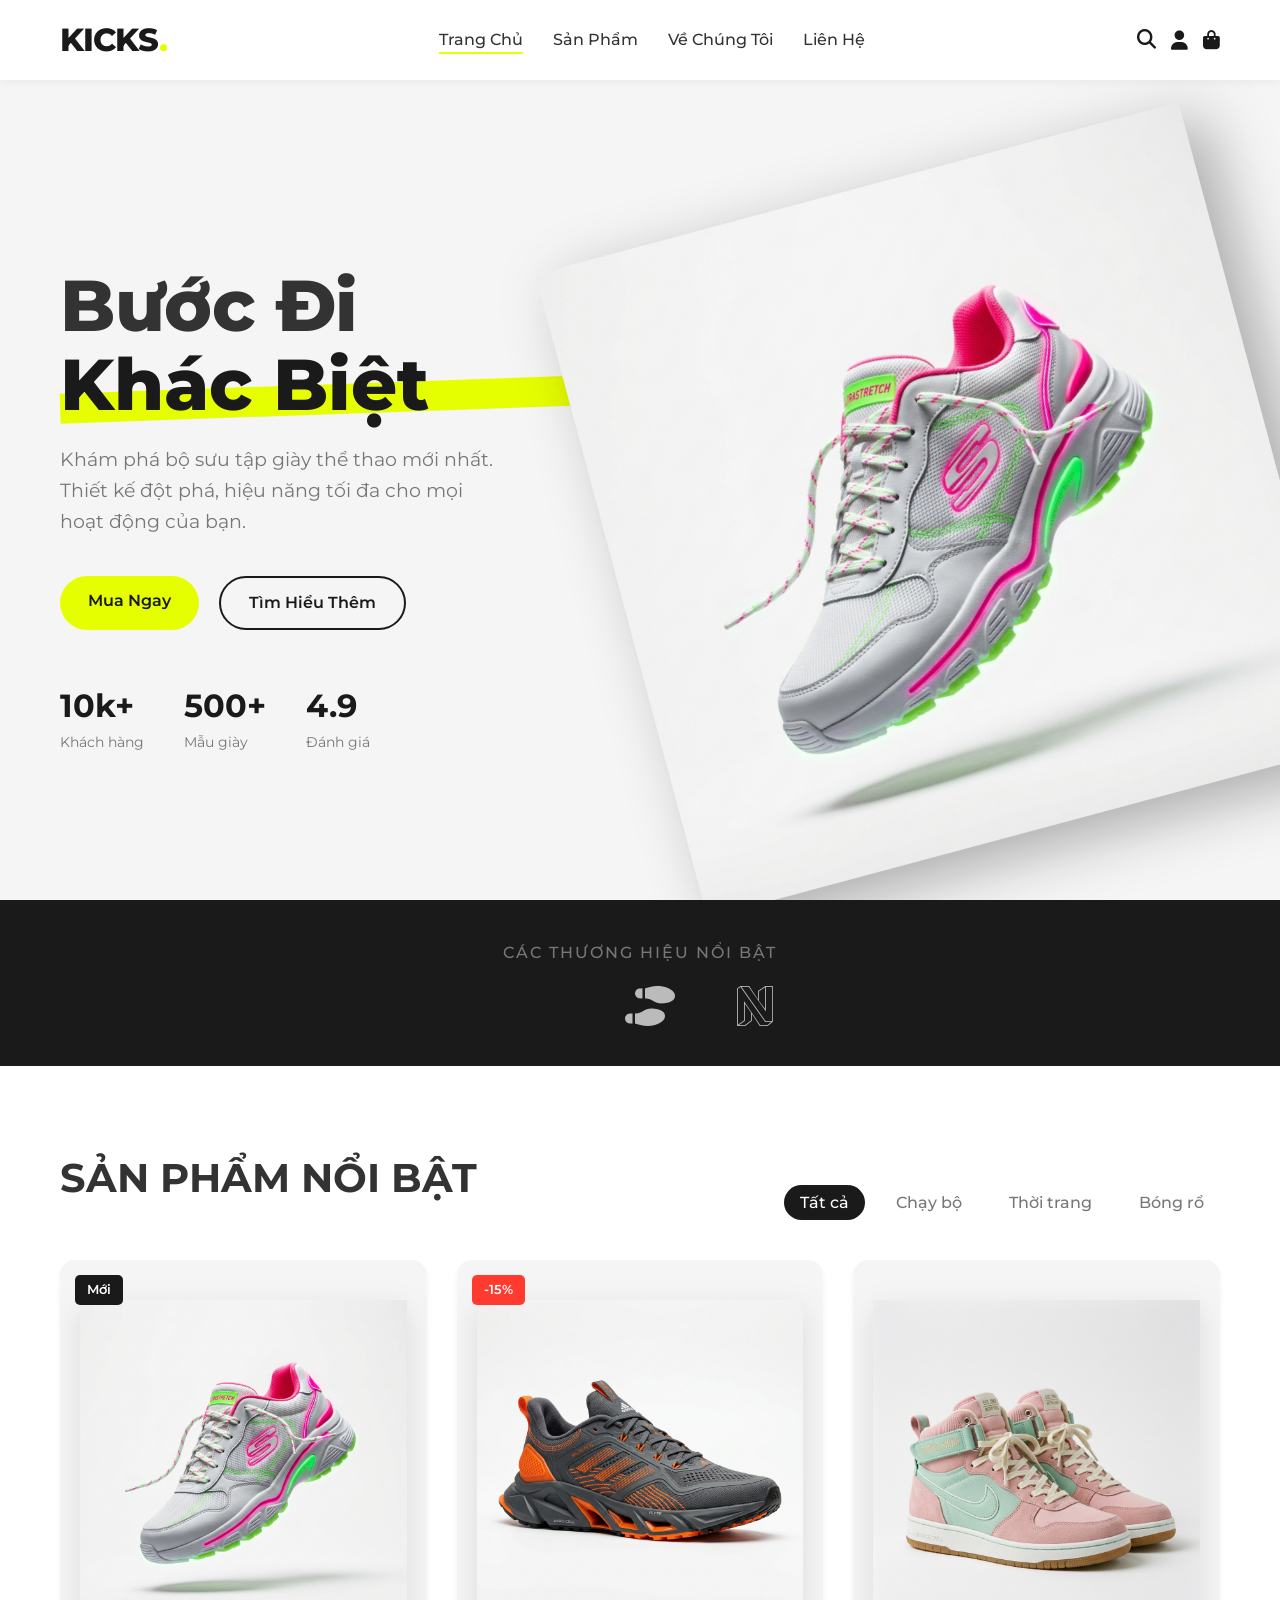
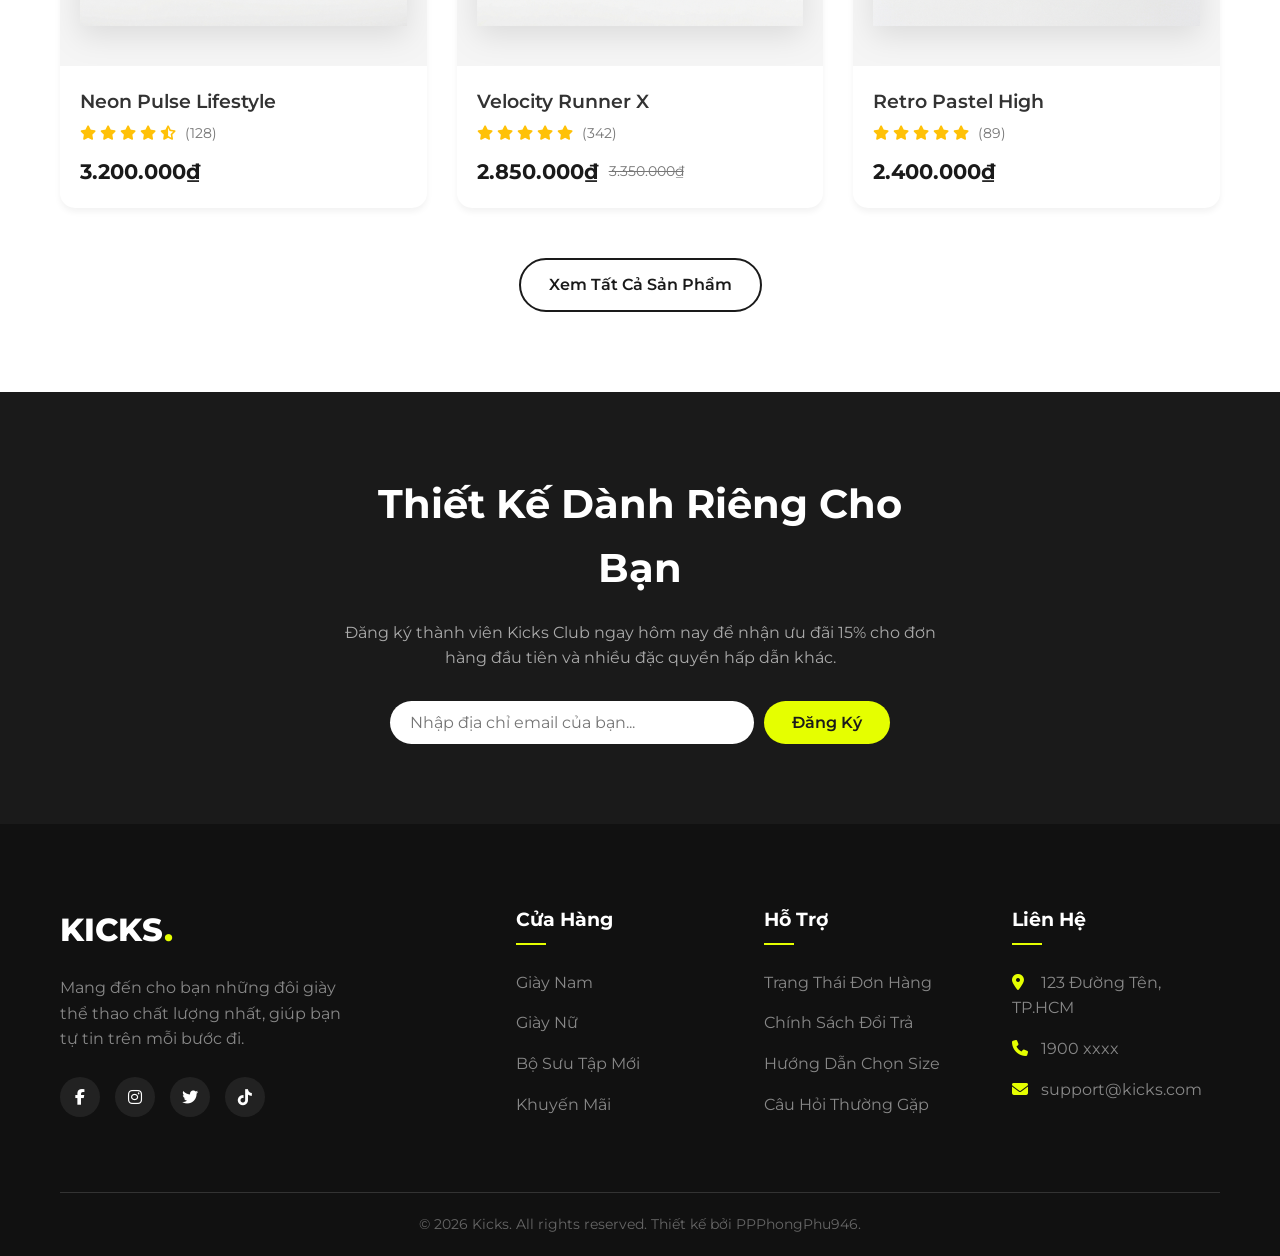
<file: index.html>
<!DOCTYPE html>
<html lang="vi">
<head>
    <meta charset="UTF-8">
    <meta name="viewport" content="width=device-width, initial-scale=1.0">
    <title>Kicks - Giày Thể Thao Chính Hãng</title>
    <meta name="description" content="Kicks - Nền tảng thương mại điện tử chuyên cung cấp giày thể thao chính hãng, thiết kế hiện đại, chất lượng hàng đầu.">
    <!-- Google Fonts -->
    <link rel="preconnect" href="https://fonts.googleapis.com">
    <link rel="preconnect" href="https://fonts.gstatic.com" crossorigin>
    <link href="https://fonts.googleapis.com/css2?family=Montserrat:wght@300;400;500;600;700;800&display=swap" rel="stylesheet">
    <!-- Font Awesome -->
    <link rel="stylesheet" href="https://cdnjs.cloudflare.com/ajax/libs/font-awesome/6.4.0/css/all.min.css">
    <!-- Custom CSS -->
    <link rel="stylesheet" href="css/style.css">
</head>
<body>
    <!-- Header -->
    <header class="header">
        <div class="container header-inner">
            <div class="logo">
                <a href="index.html">KICKS<span>.</span></a>
            </div>
            <nav class="nav-menu">
                <ul>
                    <li><a href="index.html" class="active">Trang Chủ</a></li>
                    <li><a href="html/san-pham.html">Sản Phẩm</a></li>
                    <li><a href="html/gioi-thieu.html">Về Chúng Tôi</a></li>
                    <li><a href="html/lien-he.html">Liên Hệ</a></li>
                </ul>
            </nav>
            <div class="header-actions">
                <button class="action-btn" aria-label="Tìm kiếm"><i class="fa-solid fa-magnifying-glass"></i></button>
                <a href="html/auth.html" class="action-btn user-btn" aria-label="Tài khoản"><i class="fa-solid fa-user"></i><span class="user-name-display" style="display:none; font-size:14px; margin-left:5px;"></span></a>
                <a href="html/gio-hang.html" class="action-btn" aria-label="Giỏ hàng"><i class="fa-solid fa-bag-shopping"></i><span class="cart-count" style="display:none;">0</span></a>
                <button class="action-btn menu-toggle" aria-label="Menu"><i class="fa-solid fa-bars"></i></button>
            </div>
        </div>
    </header>

    <!-- Hero Section -->
    <section class="hero">
        <div class="container hero-inner">
            <div class="hero-content">
                <h1 class="hero-title">Bước Đi <span>Khác Biệt</span></h1>
                <p class="hero-subtitle">Khám phá bộ sưu tập giày thể thao mới nhất. Thiết kế đột phá, hiệu năng tối đa cho mọi hoạt động của bạn.</p>
                <div class="hero-buttons">
                    <a href="#products" class="btn btn-primary">Mua Ngay</a>
                    <a href="#about" class="btn btn-outline">Tìm Hiểu Thêm</a>
                </div>
                <div class="hero-stats">
                    <div class="stat-item">
                        <h4>10k+</h4>
                        <p>Khách hàng</p>
                    </div>
                    <div class="stat-item">
                        <h4>500+</h4>
                        <p>Mẫu giày</p>
                    </div>
                    <div class="stat-item">
                        <h4>4.9</h4>
                        <p>Đánh giá</p>
                    </div>
                </div>
            </div>
            <div class="hero-image-wrapper">
                <div class="hero-circle"></div>
                <img src="assets/images/sneaker_1_1780630524347.png" alt="Sneaker Hiện Đại" class="hero-image floating">
            </div>
        </div>
    </section>

    <!-- Featured Brands Section -->
    <section class="brands">
        <div class="container">
            <div class="brands-inner">
                <h2>Các Thương Hiệu Nổi Bật</h2>
                <div class="brands-list">
                    <i class="fa-brands fa-nike"></i>
                    <i class="fa-brands fa-adidas"></i>
                    <i class="fa-solid fa-shoe-prints"></i>
                    <i class="fa-brands fa-neos"></i>
                </div>
            </div>
        </div>
    </section>

    <!-- Products Section -->
    <section id="products" class="products section">
        <div class="container">
            <div class="section-header">
                <h2 class="section-title">Sản Phẩm Nổi Bật</h2>
                <div class="filter-tabs">
                    <button class="filter-btn active" data-filter="all">Tất cả</button>
                    <button class="filter-btn" data-filter="running">Chạy bộ</button>
                    <button class="filter-btn" data-filter="lifestyle">Thời trang</button>
                    <button class="filter-btn" data-filter="basketball">Bóng rổ</button>
                </div>
            </div>

            <div class="product-grid" id="product-grid-container">
                <!-- Products will be dynamically loaded here by js/products.js -->
            </div>
            
            <div class="view-all-container">
                <a href="html/san-pham.html" class="btn btn-outline">Xem Tất Cả Sản Phẩm</a>
            </div>
        </div>
    </section>

    <!-- Call to Action -->
    <section class="cta section">
        <div class="container">
            <div class="cta-inner">
                <div class="cta-content">
                    <h2>Thiết Kế Dành Riêng Cho Bạn</h2>
                    <p>Đăng ký thành viên Kicks Club ngay hôm nay để nhận ưu đãi 15% cho đơn hàng đầu tiên và nhiều đặc quyền hấp dẫn khác.</p>
                    <form class="newsletter-form">
                        <input type="email" placeholder="Nhập địa chỉ email của bạn..." required>
                        <button type="submit" class="btn btn-primary">Đăng Ký</button>
                    </form>
                </div>
            </div>
        </div>
    </section>

    <!-- Footer -->
    <footer class="footer">
        <div class="container">
            <div class="footer-grid">
                <div class="footer-col brand-col">
                    <a href="index.html" class="footer-logo">KICKS<span>.</span></a>
                    <p>Mang đến cho bạn những đôi giày thể thao chất lượng nhất, giúp bạn tự tin trên mỗi bước đi.</p>
                    <div class="social-links">
                        <a href="#"><i class="fa-brands fa-facebook-f"></i></a>
                        <a href="#"><i class="fa-brands fa-instagram"></i></a>
                        <a href="#"><i class="fa-brands fa-twitter"></i></a>
                        <a href="#"><i class="fa-brands fa-tiktok"></i></a>
                    </div>
                </div>
                <div class="footer-col">
                    <h4>Cửa Hàng</h4>
                    <ul>
                        <li><a href="#">Giày Nam</a></li>
                        <li><a href="#">Giày Nữ</a></li>
                        <li><a href="#">Bộ Sưu Tập Mới</a></li>
                        <li><a href="#">Khuyến Mãi</a></li>
                    </ul>
                </div>
                <div class="footer-col">
                    <h4>Hỗ Trợ</h4>
                    <ul>
                        <li><a href="#">Trạng Thái Đơn Hàng</a></li>
                        <li><a href="#">Chính Sách Đổi Trả</a></li>
                        <li><a href="#">Hướng Dẫn Chọn Size</a></li>
                        <li><a href="#">Câu Hỏi Thường Gặp</a></li>
                    </ul>
                </div>
                <div class="footer-col">
                    <h4>Liên Hệ</h4>
                    <ul>
                        <li><i class="fa-solid fa-location-dot"></i> 123 Đường Tên, TP.HCM</li>
                        <li><i class="fa-solid fa-phone"></i> 1900 xxxx</li>
                        <li><i class="fa-solid fa-envelope"></i> support@kicks.com</li>
                    </ul>
                </div>
            </div>
            <div class="footer-bottom">
                <p>&copy; 2026 Kicks. All rights reserved. Thiết kế bởi PPPhongPhu946.</p>
            </div>
        </div>
    </footer>

    <!-- Main JS -->
    <script src="js/products.js"></script>
    <script src="js/main.js"></script>
    <script src="js/cart.js"></script>
</body>
</html>
</file>
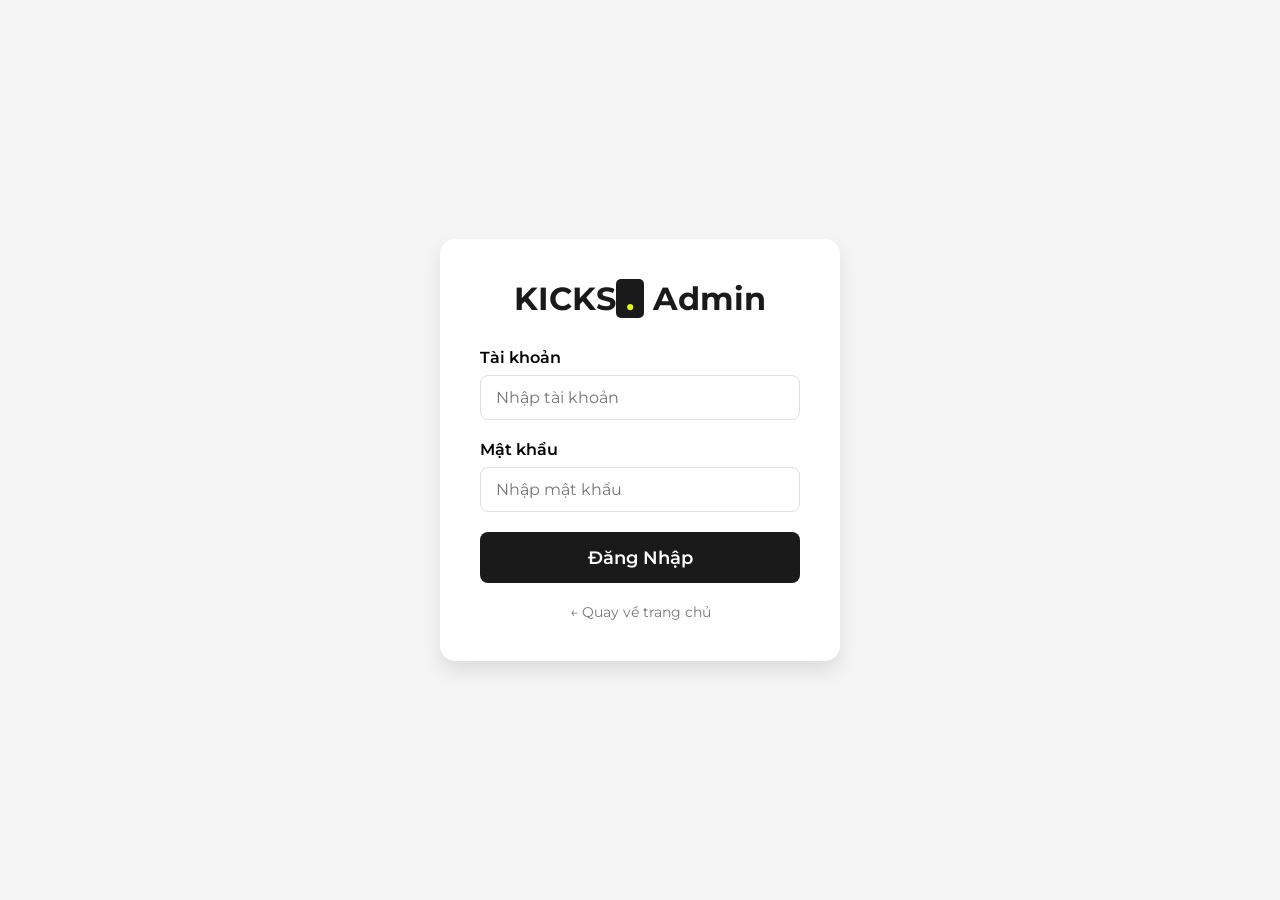
<file: html/admin.html>
<!DOCTYPE html>
<html lang="vi">
<head>
    <meta charset="UTF-8">
    <meta name="viewport" content="width=device-width, initial-scale=1.0">
    <title>Dashboard - Quản Trị Kicks</title>
    <!-- Google Fonts -->
    <link href="https://fonts.googleapis.com/css2?family=Montserrat:wght@400;500;600;700;800&display=swap" rel="stylesheet">
    <!-- Font Awesome -->
    <link rel="stylesheet" href="https://cdnjs.cloudflare.com/ajax/libs/font-awesome/6.4.0/css/all.min.css">
    <!-- Custom CSS -->
    <link rel="stylesheet" href="../css/admin.css">
    <script>
        // Check Authentication before loading body
        if (sessionStorage.getItem('kicks_admin_logged_in') !== 'true') {
            window.location.href = 'login.html';
        }
    </script>
</head>
<body>

    <header class="admin-header">
        <a href="../index.html" class="admin-logo" target="_blank">KICKS<span>.</span> Admin</a>
        <div>
            <span style="margin-right: 20px;">Xin chào, Admin</span>
            <button onclick="logout()" class="btn-logout">Đăng Xuất</button>
        </div>
    </header>

    <div class="admin-container">
        <div class="admin-toolbar">
            <h2>Quản Lý Sản Phẩm</h2>
            <button class="btn-primary" onclick="openModal()"><i class="fa-solid fa-plus"></i> Thêm Sản Phẩm</button>
        </div>

        <table class="admin-table">
            <thead>
                <tr>
                    <th>Hình ảnh</th>
                    <th>Tên Sản Phẩm</th>
                    <th>Danh mục</th>
                    <th>Giá bán</th>
                    <th>Hành động</th>
                </tr>
            </thead>
            <tbody id="admin-product-list">
                <!-- Products will be loaded here -->
            </tbody>
        </table>
    </div>

    <!-- Add/Edit Modal -->
    <div class="modal-overlay" id="productModal">
        <div class="modal-content">
            <div class="modal-header">
                <h3 id="modalTitle">Thêm Sản Phẩm Mới</h3>
                <button class="close-btn" onclick="closeModal()">&times;</button>
            </div>
            <form id="productForm">
                <input type="hidden" id="productId">
                
                <div class="form-group">
                    <label>Tên sản phẩm (*)</label>
                    <input type="text" id="productName" required>
                </div>
                
                <div class="form-group">
                    <label>Mô tả chi tiết</label>
                    <textarea id="productDescription" rows="4" style="width: 100%; padding: 10px; border: 1px solid #ccc; border-radius: 5px; font-family: inherit;"></textarea>
                </div>
                
                <div class="form-group">
                    <label>Danh mục</label>
                    <select id="productCategory">
                        <option value="lifestyle">Thời trang (Lifestyle)</option>
                        <option value="running">Chạy bộ (Running)</option>
                        <option value="basketball">Bóng rổ (Basketball)</option>
                    </select>
                </div>
                
                <div class="form-group">
                    <label>Giá bán (VNĐ) (*)</label>
                    <input type="number" id="productPrice" required min="0" step="1000">
                </div>

                <div class="form-group">
                    <label>Hình ảnh (URL / Link ảnh trực tuyến) (*)</label>
                    <input type="url" id="productImage" placeholder="VD: https://example.com/image.png" required>
                </div>

                <div class="form-group">
                    <label>Nhãn nổi bật (Tùy chọn)</label>
                    <input type="text" id="productBadge" placeholder="VD: Mới, -15%">
                </div>

                <div class="form-actions">
                    <button type="button" class="btn-secondary" onclick="closeModal()">Hủy</button>
                    <button type="submit" class="btn-primary">Lưu Sản Phẩm</button>
                </div>
            </form>
        </div>
    </div>

    <script src="../js/products.js"></script>
    <script>
        function logout() {
            sessionStorage.removeItem('kicks_admin_logged_in');
            window.location.href = 'login.html';
        }

        // Render admin table
        function renderAdminTable() {
            const tbody = document.getElementById('admin-product-list');
            initializeProducts();
            const products = getProducts();
            
            tbody.innerHTML = '';
            
            if (products.length === 0) {
                tbody.innerHTML = '<tr><td colspan="5" style="text-align:center;">Không có sản phẩm nào.</td></tr>';
                return;
            }

            products.forEach(p => {
                const tr = document.createElement('tr');
                let imgPath = p.image.startsWith('assets/') ? '../' + p.image : p.image;
                
                tr.innerHTML = `
                    <td><img src="${imgPath}" alt="${p.name}"></td>
                    <td><strong>${p.name}</strong></td>
                    <td>${p.category}</td>
                    <td>${formatPrice(p.price)}</td>
                    <td>
                        <button class="btn-action btn-edit" onclick="editProduct('${p.id}')" title="Sửa"><i class="fa-solid fa-pen-to-square"></i></button>
                        <button class="btn-action btn-delete" onclick="deleteProduct('${p.id}')" title="Xóa"><i class="fa-solid fa-trash"></i></button>
                    </td>
                `;
                tbody.appendChild(tr);
            });
        }

        // Modal functions
        const modal = document.getElementById('productModal');
        const form = document.getElementById('productForm');

        function openModal() {
            document.getElementById('modalTitle').textContent = 'Thêm Sản Phẩm Mới';
            form.reset();
            document.getElementById('productId').value = '';
            modal.style.display = 'flex';
        }

        function closeModal() {
            modal.style.display = 'none';
        }

        function generateId() {
            return 'p' + Date.now();
        }

        // Form Submit (Create / Update)
        form.addEventListener('submit', function(e) {
            e.preventDefault();
            
            const products = getProducts();
            const id = document.getElementById('productId').value;
            
            const productData = {
                id: id ? id : generateId(),
                name: document.getElementById('productName').value,
                category: document.getElementById('productCategory').value,
                price: parseInt(document.getElementById('productPrice').value),
                oldPrice: null,
                image: document.getElementById('productImage').value,
                badge: document.getElementById('productBadge').value || null,
                description: document.getElementById('productDescription').value || '',
                rating: 5.0,
                reviews: Math.floor(Math.random() * 100) + 1
            };

            if (id) {
                // Update
                const index = products.findIndex(p => p.id === id);
                if (index > -1) {
                    productData.rating = products[index].rating; // keep old rating
                    productData.reviews = products[index].reviews; // keep old reviews
                    productData.filterClass = products[index].filterClass; // keep specific filter if any
                    products[index] = productData;
                }
            } else {
                // Create
                products.push(productData);
            }

            localStorage.setItem('kicks_products_v4', JSON.stringify(products));
            closeModal();
            renderAdminTable();
        });

        // Edit Product
        window.editProduct = function(id) {
            const products = getProducts();
            const product = products.find(p => p.id === id);
            
            if (product) {
                document.getElementById('modalTitle').textContent = 'Sửa Sản Phẩm';
                document.getElementById('productId').value = product.id;
                document.getElementById('productName').value = product.name;
                document.getElementById('productCategory').value = product.category;
                document.getElementById('productPrice').value = product.price;
                document.getElementById('productBadge').value = product.badge || '';
                document.getElementById('productDescription').value = product.description || '';
                document.getElementById('productImage').value = product.image;

                modal.style.display = 'flex';
            }
        };

        // Delete Product
        window.deleteProduct = function(id) {
            if(confirm('Bạn có chắc chắn muốn xóa sản phẩm này? Thao tác không thể hoàn tác!')) {
                let products = getProducts();
                products = products.filter(p => p.id !== id);
                localStorage.setItem('kicks_products_v4', JSON.stringify(products));
                renderAdminTable();
            }
        };

        // Initialize table
        document.addEventListener('DOMContentLoaded', () => {
            renderAdminTable();
        });
    </script>
</body>
</html>
</file>
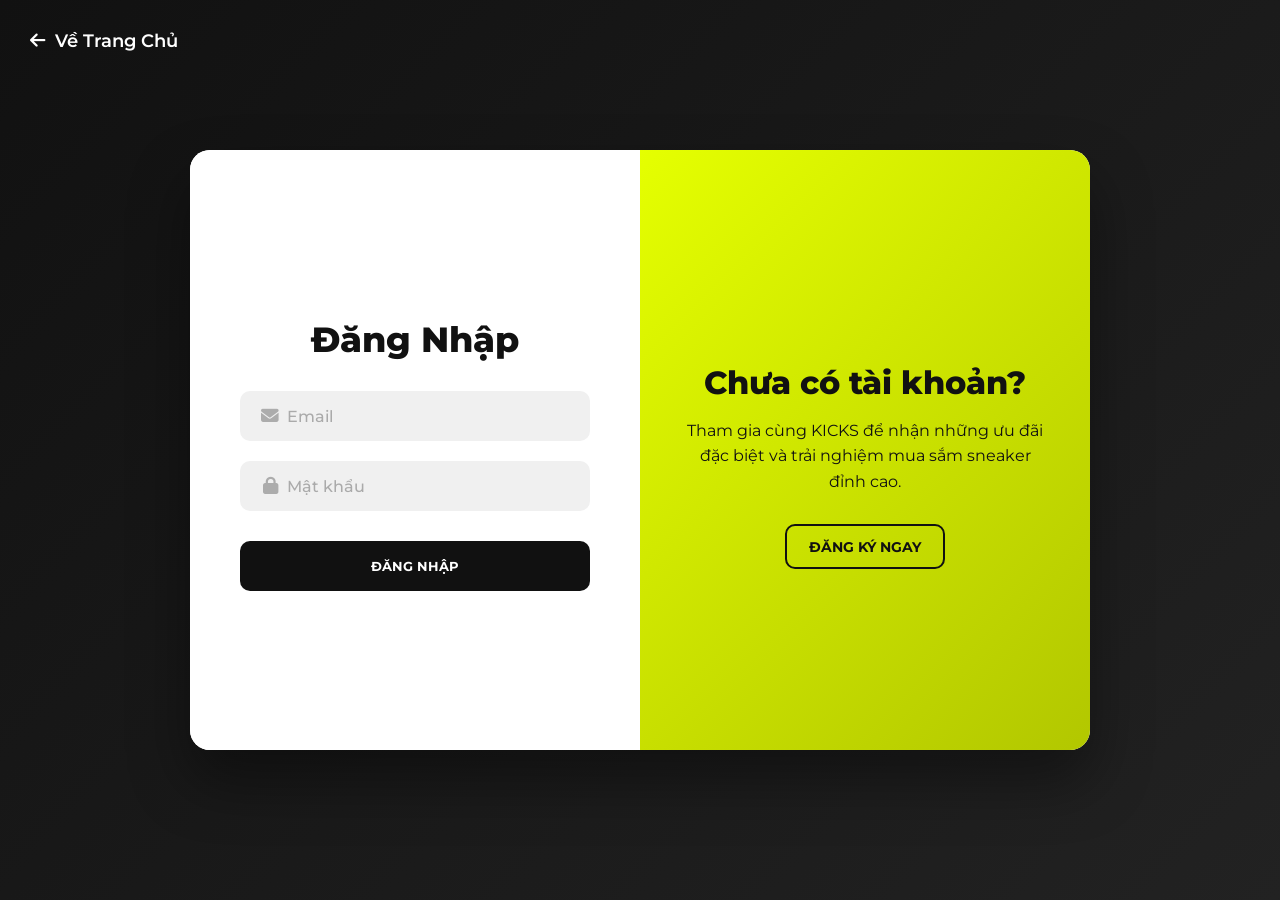
<file: html/auth.html>
<!DOCTYPE html>
<html lang="vi">
<head>
    <meta charset="UTF-8">
    <meta name="viewport" content="width=device-width, initial-scale=1.0">
    <title>Đăng nhập / Đăng ký - Kicks</title>
    <!-- Google Fonts -->
    <link rel="preconnect" href="https://fonts.googleapis.com">
    <link rel="preconnect" href="https://fonts.gstatic.com" crossorigin>
    <link href="https://fonts.googleapis.com/css2?family=Montserrat:wght@400;500;600;700;800&display=swap" rel="stylesheet">
    <!-- Font Awesome -->
    <link rel="stylesheet" href="https://cdnjs.cloudflare.com/ajax/libs/font-awesome/6.4.0/css/all.min.css">
    <!-- CSS -->
    <link rel="stylesheet" href="../css/auth.css">
</head>
<body class="auth-page">

    <a href="../index.html" class="back-to-home"><i class="fa-solid fa-arrow-left"></i> Về Trang Chủ</a>

    <div class="auth-container" id="authContainer">
        
        <!-- Forms Section -->
        <div class="auth-forms-container">
            
            <!-- Đăng nhập -->
            <form id="signInForm" class="auth-form sign-in-form">
                <h2 class="auth-title">Đăng Nhập</h2>
                
                <div class="input-field">
                    <i class="fa-solid fa-envelope"></i>
                    <input type="email" id="loginEmail" placeholder="Email" required>
                </div>
                
                <div class="input-field">
                    <i class="fa-solid fa-lock"></i>
                    <input type="password" id="loginPassword" placeholder="Mật khẩu" required>
                </div>
                
                <button type="submit" class="btn-auth">Đăng Nhập</button>
                <p id="loginError" style="color: red; font-size: 0.9rem; text-align: center; display: none;"></p>
            </form>

            <!-- Đăng ký -->
            <form id="signUpForm" class="auth-form sign-up-form">
                <h2 class="auth-title">Đăng Ký</h2>
                
                <div class="input-field">
                    <i class="fa-solid fa-user"></i>
                    <input type="text" id="registerName" placeholder="Họ và Tên" required>
                </div>
                
                <div class="input-field">
                    <i class="fa-solid fa-envelope"></i>
                    <input type="email" id="registerEmail" placeholder="Email" required>
                </div>
                
                <div class="input-field">
                    <i class="fa-solid fa-lock"></i>
                    <input type="password" id="registerPassword" placeholder="Mật khẩu" required>
                </div>

                <div class="input-field">
                    <i class="fa-solid fa-lock"></i>
                    <input type="password" id="registerConfirmPassword" placeholder="Xác nhận mật khẩu" required>
                </div>
                
                <button type="submit" class="btn-auth">Tạo Tài Khoản</button>
                <p id="registerError" style="color: red; font-size: 0.9rem; text-align: center; display: none;"></p>
            </form>

        </div>

        <!-- Panels Section -->
        <div class="auth-panels-container">
            <div class="content panel-register-content">
                <h3>Chưa có tài khoản?</h3>
                <p>Tham gia cùng KICKS để nhận những ưu đãi đặc biệt và trải nghiệm mua sắm sneaker đỉnh cao.</p>
                <button class="btn-transparent" id="signUpBtn">Đăng Ký Ngay</button>
            </div>
            <div class="content panel-login-content">
                <h3>Đã là thành viên?</h3>
                <p>Đăng nhập vào tài khoản của bạn để xem giỏ hàng và lịch sử mua sắm.</p>
                <button class="btn-transparent" id="signInBtn">Đăng Nhập</button>
            </div>
        </div>

    </div>

    <!-- Main JS -->
    <script src="../js/auth.js"></script>
</body>
</html>
</file>
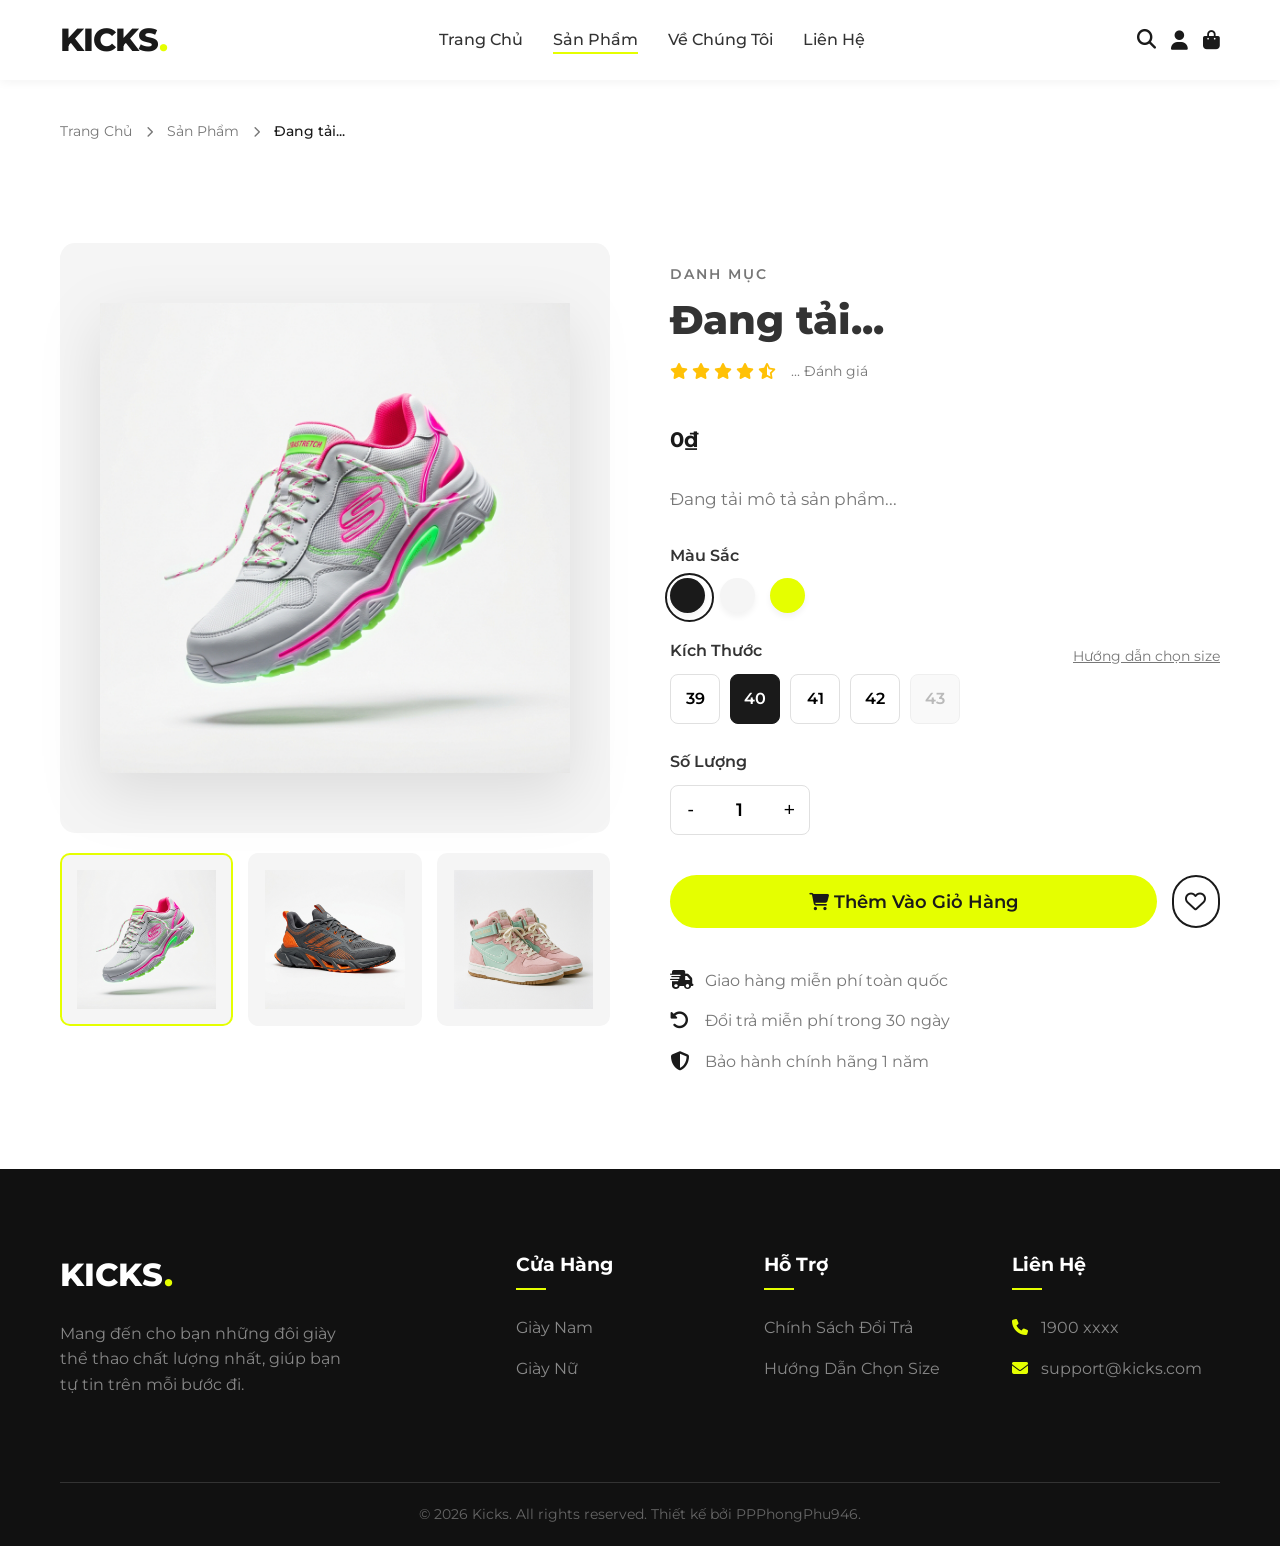
<file: html/chi-tiet.html>
<!DOCTYPE html>
<html lang="vi">
<head>
    <meta charset="UTF-8">
    <meta name="viewport" content="width=device-width, initial-scale=1.0">
    <title>Neon Pulse Lifestyle - Kicks</title>
    <!-- Google Fonts -->
    <link rel="preconnect" href="https://fonts.googleapis.com">
    <link rel="preconnect" href="https://fonts.gstatic.com" crossorigin>
    <link href="https://fonts.googleapis.com/css2?family=Montserrat:wght@300;400;500;600;700;800&display=swap" rel="stylesheet">
    <!-- Font Awesome -->
    <link rel="stylesheet" href="https://cdnjs.cloudflare.com/ajax/libs/font-awesome/6.4.0/css/all.min.css">
    <!-- Custom CSS -->
    <link rel="stylesheet" href="../css/style.css">
</head>
<body>
    <!-- Header -->
    <header class="header">
        <div class="container header-inner">
            <div class="logo">
                <a href="../index.html">KICKS<span>.</span></a>
            </div>
            <nav class="nav-menu">
                <ul>
                    <li><a href="../index.html">Trang Chủ</a></li>
                    <li><a href="san-pham.html" class="active">Sản Phẩm</a></li>
                    <li><a href="gioi-thieu.html">Về Chúng Tôi</a></li>
                    <li><a href="lien-he.html">Liên Hệ</a></li>
                </ul>
            </nav>
            <div class="header-actions">
                <button class="action-btn" aria-label="Tìm kiếm"><i class="fa-solid fa-magnifying-glass"></i></button>
                <a href="auth.html" class="action-btn user-btn" aria-label="Tài khoản"><i class="fa-solid fa-user"></i><span class="user-name-display" style="display:none; font-size:14px; margin-left:5px;"></span></a>
                <a href="gio-hang.html" class="action-btn" aria-label="Giỏ hàng"><i class="fa-solid fa-bag-shopping"></i><span class="cart-count" style="display:none;">0</span></a>
                <button class="action-btn menu-toggle" aria-label="Menu"><i class="fa-solid fa-bars"></i></button>
            </div>
        </div>
    </header>

    <!-- Breadcrumbs -->
    <div class="breadcrumbs container">
        <a href="../index.html">Trang Chủ</a> <i class="fa-solid fa-chevron-right"></i>
        <a href="../index.html#products">Sản Phẩm</a> <i class="fa-solid fa-chevron-right"></i>
        <span class="current" id="detail-breadcrumb">Đang tải...</span>
    </div>

    <!-- Product Detail Section -->
    <main class="product-detail-section section">
        <div class="container">
            <div class="product-detail-grid">
                <!-- Product Gallery -->
                <div class="product-gallery">
                    <div class="main-image">
                        <img src="../assets/images/sneaker_1_1780630524347.png" alt="Neon Pulse Lifestyle Main" id="featured-image">
                    </div>
                    <div class="thumbnail-list">
                        <img src="../assets/images/sneaker_1_1780630524347.png" alt="Thumb 1" class="thumbnail active" onclick="changeImage(this.src)">
                        <img src="../assets/images/sneaker_2_1780630544175.png" alt="Thumb 2" class="thumbnail" onclick="changeImage(this.src)">
                        <img src="../assets/images/sneaker_3_1780630564025.png" alt="Thumb 3" class="thumbnail" onclick="changeImage(this.src)">
                    </div>
                </div>

                <!-- Product Info -->
                <div class="product-detail-info">
                    <span class="product-brand" id="detail-category">Danh mục</span>
                    <h1 class="product-detail-title" id="detail-title">Đang tải...</h1>
                    
                    <div class="product-reviews">
                        <div class="stars">
                            <i class="fa-solid fa-star"></i>
                            <i class="fa-solid fa-star"></i>
                            <i class="fa-solid fa-star"></i>
                            <i class="fa-solid fa-star"></i>
                            <i class="fa-solid fa-star-half-stroke"></i>
                        </div>
                        <span class="review-count" id="detail-reviews">... Đánh giá</span>
                    </div>

                    <div class="product-detail-price">
                        <span class="price" id="detail-price">0₫</span>
                    </div>

                    <p class="product-description" id="detail-description">
                        Đang tải mô tả sản phẩm...
                    </p>

                    <!-- Product Variants -->
                    <div class="product-options">
                        <div class="option-group">
                            <label>Màu Sắc</label>
                            <div class="color-options">
                                <span class="color-dot active" style="background-color: #1a1a1a;" data-color="Đen"></span>
                                <span class="color-dot" style="background-color: #f5f5f5;" data-color="Trắng"></span>
                                <span class="color-dot" style="background-color: #e5ff00;" data-color="Neon"></span>
                            </div>
                        </div>

                        <div class="option-group">
                            <div class="size-header">
                                <label>Kích Thước</label>
                                <a href="#" class="size-guide">Hướng dẫn chọn size</a>
                            </div>
                            <div class="size-options">
                                <button class="size-btn">39</button>
                                <button class="size-btn active">40</button>
                                <button class="size-btn">41</button>
                                <button class="size-btn">42</button>
                                <button class="size-btn disabled" disabled>43</button>
                            </div>
                        </div>

                        <div class="option-group">
                            <label>Số Lượng</label>
                            <div class="quantity-selector">
                                <button class="qty-btn minus">-</button>
                                <input type="number" value="1" min="1" max="10" class="qty-input">
                                <button class="qty-btn plus">+</button>
                            </div>
                        </div>
                    </div>

                    <!-- Actions -->
                    <div class="product-actions">
                        <button class="btn btn-primary btn-block btn-lg" onclick="handleAddToCart()"><i class="fa-solid fa-cart-shopping"></i> Thêm Vào Giỏ Hàng</button>
                        <button class="btn btn-outline btn-icon-lg"><i class="fa-regular fa-heart"></i></button>
                    </div>

                    <!-- Features -->
                    <ul class="product-features-list">
                        <li><i class="fa-solid fa-truck-fast"></i> Giao hàng miễn phí toàn quốc</li>
                        <li><i class="fa-solid fa-rotate-left"></i> Đổi trả miễn phí trong 30 ngày</li>
                        <li><i class="fa-solid fa-shield-halved"></i> Bảo hành chính hãng 1 năm</li>
                    </ul>
                </div>
            </div>
        </div>
    </main>

    <!-- Footer (Same as index.html) -->
    <footer class="footer">
        <div class="container">
            <div class="footer-grid">
                <div class="footer-col brand-col">
                    <a href="../index.html" class="footer-logo">KICKS<span>.</span></a>
                    <p>Mang đến cho bạn những đôi giày thể thao chất lượng nhất, giúp bạn tự tin trên mỗi bước đi.</p>
                </div>
                <div class="footer-col">
                    <h4>Cửa Hàng</h4>
                    <ul>
                        <li><a href="#">Giày Nam</a></li>
                        <li><a href="#">Giày Nữ</a></li>
                    </ul>
                </div>
                <div class="footer-col">
                    <h4>Hỗ Trợ</h4>
                    <ul>
                        <li><a href="#">Chính Sách Đổi Trả</a></li>
                        <li><a href="#">Hướng Dẫn Chọn Size</a></li>
                    </ul>
                </div>
                <div class="footer-col">
                    <h4>Liên Hệ</h4>
                    <ul>
                        <li><i class="fa-solid fa-phone"></i> 1900 xxxx</li>
                        <li><i class="fa-solid fa-envelope"></i> support@kicks.com</li>
                    </ul>
                </div>
            </div>
            <div class="footer-bottom">
                <p>&copy; 2026 Kicks. All rights reserved. Thiết kế bởi PPPhongPhu946.</p>
            </div>
        </div>
    </footer>

    <!-- Main JS -->
    <script src="../js/products.js"></script>
    <script src="../js/main.js"></script>
    <script src="../js/cart.js"></script>
    <script>
        let currentProduct = null;

        // Simple inline script for the product image gallery
        function changeImage(src) {
            document.getElementById('featured-image').src = src;
            // Update active state
            document.querySelectorAll('.thumbnail').forEach(el => el.classList.remove('active'));
            event.target.classList.add('active');
        }

        // Load Product Detail
        document.addEventListener('DOMContentLoaded', () => {
            const urlParams = new URLSearchParams(window.location.search);
            const productId = urlParams.get('id');

            if (productId) {
                initializeProducts();
                const products = getProducts();
                const product = products.find(p => p.id === productId);

                if (product) {
                    currentProduct = product;
                    document.getElementById('detail-title').textContent = product.name;
                    document.getElementById('detail-breadcrumb').textContent = product.name;
                    document.getElementById('detail-category').textContent = product.category;
                    document.getElementById('detail-reviews').textContent = product.reviews + ' Đánh giá';
                    document.getElementById('detail-price').textContent = formatPrice(product.price);
                    
                    if (product.description) {
                        document.getElementById('detail-description').textContent = product.description;
                    } else {
                        document.getElementById('detail-description').textContent = 'Chưa có mô tả cho sản phẩm này.';
                    }
                    
                    let imgPath = product.image.startsWith('assets/') ? '../' + product.image : product.image;
                    document.getElementById('featured-image').src = imgPath;
                    
                    // Cập nhật thumbnail đầu tiên để giống ảnh chính
                    const thumbs = document.querySelectorAll('.thumbnail');
                    if(thumbs.length > 0) {
                        thumbs[0].src = imgPath;
                    }
                } else {
                    document.getElementById('detail-title').textContent = 'Không tìm thấy sản phẩm';
                }
            }
        });

        function handleAddToCart() {
            if (!currentProduct) {
                alert('Sản phẩm không hợp lệ!');
                return;
            }

            const qty = parseInt(document.querySelector('.qty-input').value) || 1;
            const size = document.querySelector('.size-btn.active')?.textContent || '40';
            const color = document.querySelector('.color-dot.active')?.getAttribute('data-color') || 'Mặc định';
            
            addToCart({
                id: currentProduct.id,
                name: currentProduct.name,
                price: currentProduct.price,
                image: currentProduct.image, // keep original relative path, cart.js normalizes it
                variant: 'Size: ' + size + ', Màu: ' + color,
                quantity: qty
            });
        }
    </script>
</body>
</html>
</file>
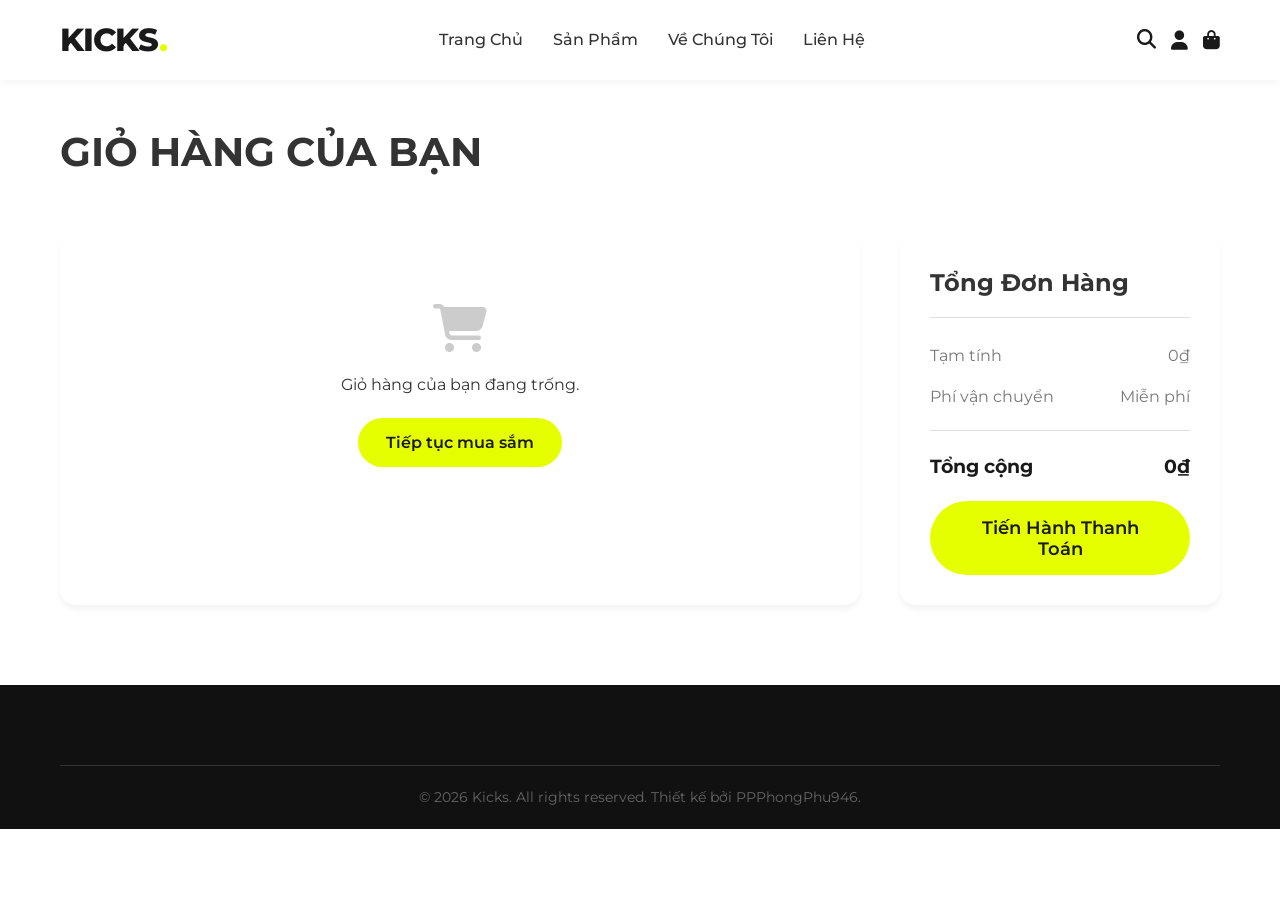
<file: html/gio-hang.html>
<!DOCTYPE html>
<html lang="vi">
<head>
    <meta charset="UTF-8">
    <meta name="viewport" content="width=device-width, initial-scale=1.0">
    <title>Giỏ Hàng - Kicks</title>
    <!-- Google Fonts -->
    <link rel="preconnect" href="https://fonts.googleapis.com">
    <link rel="preconnect" href="https://fonts.gstatic.com" crossorigin>
    <link href="https://fonts.googleapis.com/css2?family=Montserrat:wght@300;400;500;600;700;800&display=swap" rel="stylesheet">
    <!-- Font Awesome -->
    <link rel="stylesheet" href="https://cdnjs.cloudflare.com/ajax/libs/font-awesome/6.4.0/css/all.min.css">
    <!-- Custom CSS -->
    <link rel="stylesheet" href="../css/style.css">
    <link rel="stylesheet" href="../css/gio-hang.css">
</head>
<body>
    <!-- Header -->
    <header class="header">
        <div class="container header-inner">
            <div class="logo">
                <a href="../index.html">KICKS<span>.</span></a>
            </div>
            <nav class="nav-menu">
                <ul>
                    <li><a href="../index.html">Trang Chủ</a></li>
                    <li><a href="san-pham.html">Sản Phẩm</a></li>
                    <li><a href="gioi-thieu.html">Về Chúng Tôi</a></li>
                    <li><a href="lien-he.html">Liên Hệ</a></li>
                </ul>
            </nav>
            <div class="header-actions">
                <button class="action-btn" aria-label="Tìm kiếm"><i class="fa-solid fa-magnifying-glass"></i></button>
                <a href="auth.html" class="action-btn user-btn" aria-label="Tài khoản"><i class="fa-solid fa-user"></i><span class="user-name-display" style="display:none; font-size:14px; margin-left:5px;"></span></a>
                <a href="gio-hang.html" class="action-btn active" aria-label="Giỏ hàng"><i class="fa-solid fa-bag-shopping"></i><span class="cart-count" style="display:none;">0</span></a>
                <button class="action-btn menu-toggle" aria-label="Menu"><i class="fa-solid fa-bars"></i></button>
            </div>
        </div>
    </header>

    <div class="container" style="padding-top: 120px; padding-bottom: 40px;">
        <h1 class="section-title">Giỏ Hàng Của Bạn</h1>
    </div>

    <!-- Cart Section -->
    <section class="cart-section section" style="padding-top: 0;">
        <div class="container">
            <div class="cart-grid">
                <!-- Cart Items -->
                <div class="cart-items">
                    <table class="cart-table">
                        <thead>
                            <tr>
                                <th>Sản phẩm</th>
                                <th>Giá</th>
                                <th>Số lượng</th>
                                <th>Tạm tính</th>
                                <th></th>
                            </tr>
                        </thead>
                        <tbody id="cart-tbody">
                            <!-- Items will be injected by JS -->
                        </tbody>
                    </table>
                    <div id="empty-cart-message" style="display: none; text-align: center; padding: 40px;">
                        <i class="fa-solid fa-cart-shopping" style="font-size: 3rem; color: #ccc; margin-bottom: 20px;"></i>
                        <p>Giỏ hàng của bạn đang trống.</p>
                        <a href="san-pham.html" class="btn btn-primary" style="margin-top: 20px;">Tiếp tục mua sắm</a>
                    </div>
                </div>

                <!-- Cart Summary -->
                <div class="cart-summary">
                    <h3>Tổng Đơn Hàng</h3>
                    <div class="summary-row">
                        <span>Tạm tính</span>
                        <span id="subtotal">0₫</span>
                    </div>
                    <div class="summary-row">
                        <span>Phí vận chuyển</span>
                        <span>Miễn phí</span>
                    </div>
                    <div class="summary-row total-row">
                        <span>Tổng cộng</span>
                        <span id="total">0₫</span>
                    </div>
                    <button class="btn btn-primary btn-block btn-lg" style="margin-top: 20px;">Tiến Hành Thanh Toán</button>
                </div>
            </div>
        </div>
    </section>

    <!-- Footer -->
    <footer class="footer">
        <div class="container">
            <div class="footer-bottom">
                <p>&copy; 2026 Kicks. All rights reserved. Thiết kế bởi PPPhongPhu946.</p>
            </div>
        </div>
    </footer>

    <script src="../js/main.js"></script>
    <script src="../js/cart.js"></script>
</body>
</html>
</file>
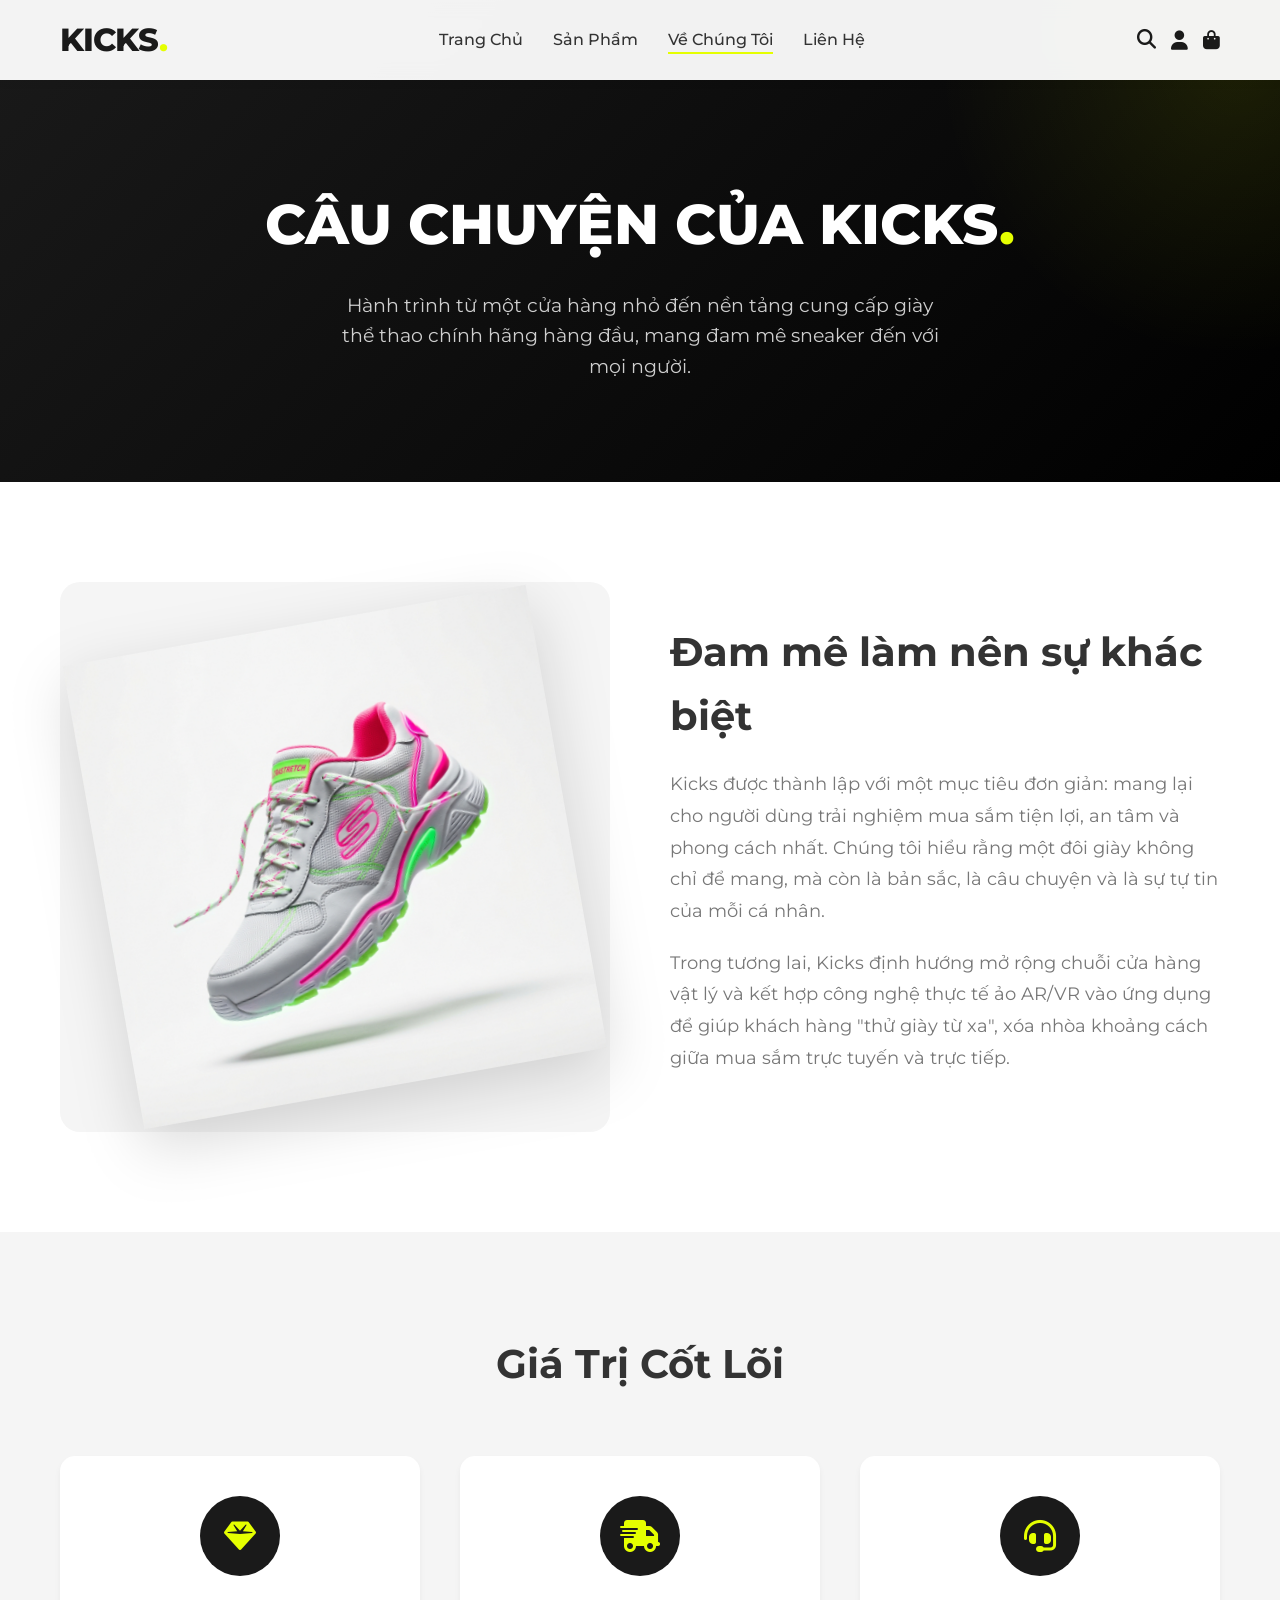
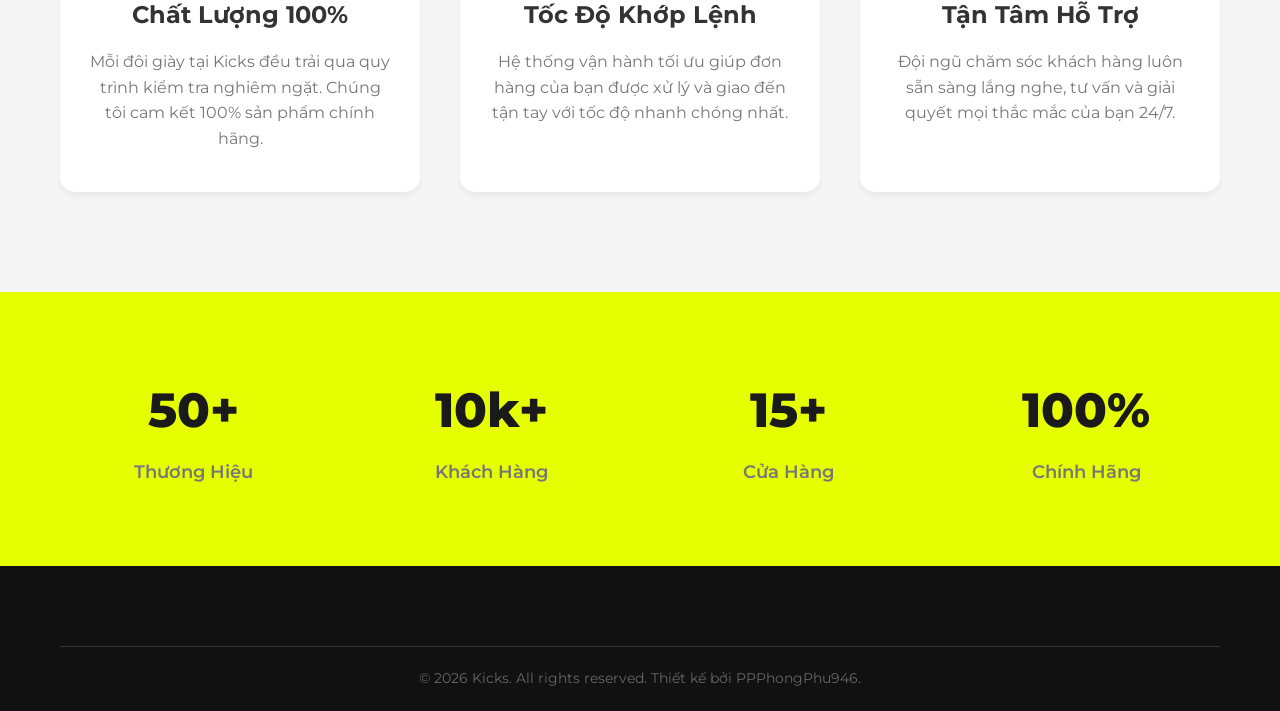
<file: html/gioi-thieu.html>
<!DOCTYPE html>
<html lang="vi">
<head>
    <meta charset="UTF-8">
    <meta name="viewport" content="width=device-width, initial-scale=1.0">
    <title>Về Chúng Tôi - Kicks</title>
    <!-- Google Fonts -->
    <link rel="preconnect" href="https://fonts.googleapis.com">
    <link rel="preconnect" href="https://fonts.gstatic.com" crossorigin>
    <link href="https://fonts.googleapis.com/css2?family=Montserrat:wght@300;400;500;600;700;800&display=swap" rel="stylesheet">
    <!-- Font Awesome -->
    <link rel="stylesheet" href="https://cdnjs.cloudflare.com/ajax/libs/font-awesome/6.4.0/css/all.min.css">
    <!-- Custom CSS -->
    <link rel="stylesheet" href="../css/style.css">
    <link rel="stylesheet" href="../css/gioi-thieu.css">
</head>
<body>
    <!-- Header -->
    <header class="header">
        <div class="container header-inner">
            <div class="logo">
                <a href="../index.html">KICKS<span>.</span></a>
            </div>
            <nav class="nav-menu">
                <ul>
                    <li><a href="../index.html">Trang Chủ</a></li>
                    <li><a href="san-pham.html">Sản Phẩm</a></li>
                    <li><a href="gioi-thieu.html" class="active">Về Chúng Tôi</a></li>
                    <li><a href="lien-he.html">Liên Hệ</a></li>
                </ul>
            </nav>
            <div class="header-actions">
                <button class="action-btn" aria-label="Tìm kiếm"><i class="fa-solid fa-magnifying-glass"></i></button>
                <a href="auth.html" class="action-btn user-btn" aria-label="Tài khoản"><i class="fa-solid fa-user"></i><span class="user-name-display" style="display:none; font-size:14px; margin-left:5px;"></span></a>
                <a href="gio-hang.html" class="action-btn" aria-label="Giỏ hàng"><i class="fa-solid fa-bag-shopping"></i><span class="cart-count" style="display:none;">0</span></a>
                <button class="action-btn menu-toggle" aria-label="Menu"><i class="fa-solid fa-bars"></i></button>
            </div>
        </div>
    </header>

    <!-- Hero Section -->
    <div class="about-hero">
        <div class="container">
            <h1 class="section-title">Câu Chuyện Của KICKS<span>.</span></h1>
            <p>Hành trình từ một cửa hàng nhỏ đến nền tảng cung cấp giày thể thao chính hãng hàng đầu, mang đam mê sneaker đến với mọi người.</p>
        </div>
    </div>

    <!-- Story Section -->
    <section class="about-story">
        <div class="container">
            <div class="story-grid">
                <div class="story-img">
                    <img src="../assets/images/sneaker_1_1780630524347.png" alt="Kicks Story">
                </div>
                <div class="story-text">
                    <h2>Đam mê làm nên sự khác biệt</h2>
                    <p>Kicks được thành lập với một mục tiêu đơn giản: mang lại cho người dùng trải nghiệm mua sắm tiện lợi, an tâm và phong cách nhất. Chúng tôi hiểu rằng một đôi giày không chỉ để mang, mà còn là bản sắc, là câu chuyện và là sự tự tin của mỗi cá nhân.</p>
                    <p>Trong tương lai, Kicks định hướng mở rộng chuỗi cửa hàng vật lý và kết hợp công nghệ thực tế ảo AR/VR vào ứng dụng để giúp khách hàng "thử giày từ xa", xóa nhòa khoảng cách giữa mua sắm trực tuyến và trực tiếp.</p>
                </div>
            </div>
        </div>
    </section>

    <!-- Core Values Section -->
    <section class="about-values">
        <div class="container">
            <h2>Giá Trị Cốt Lõi</h2>
            <div class="values-grid">
                <div class="value-card">
                    <div class="value-icon">
                        <i class="fa-solid fa-gem"></i>
                    </div>
                    <h3>Chất Lượng 100%</h3>
                    <p>Mỗi đôi giày tại Kicks đều trải qua quy trình kiểm tra nghiêm ngặt. Chúng tôi cam kết 100% sản phẩm chính hãng.</p>
                </div>
                <div class="value-card">
                    <div class="value-icon">
                        <i class="fa-solid fa-truck-fast"></i>
                    </div>
                    <h3>Tốc Độ Khớp Lệnh</h3>
                    <p>Hệ thống vận hành tối ưu giúp đơn hàng của bạn được xử lý và giao đến tận tay với tốc độ nhanh chóng nhất.</p>
                </div>
                <div class="value-card">
                    <div class="value-icon">
                        <i class="fa-solid fa-headset"></i>
                    </div>
                    <h3>Tận Tâm Hỗ Trợ</h3>
                    <p>Đội ngũ chăm sóc khách hàng luôn sẵn sàng lắng nghe, tư vấn và giải quyết mọi thắc mắc của bạn 24/7.</p>
                </div>
            </div>
        </div>
    </section>

    <!-- Statistics Section -->
    <section class="about-stats">
        <div class="container">
            <div class="stats-grid">
                <div class="stat-item">
                    <h3>50+</h3>
                    <p>Thương Hiệu</p>
                </div>
                <div class="stat-item">
                    <h3>10k+</h3>
                    <p>Khách Hàng</p>
                </div>
                <div class="stat-item">
                    <h3>15+</h3>
                    <p>Cửa Hàng</p>
                </div>
                <div class="stat-item">
                    <h3>100%</h3>
                    <p>Chính Hãng</p>
                </div>
            </div>
        </div>
    </section>

    <!-- Footer -->
    <footer class="footer">
        <div class="container">
            <div class="footer-bottom">
                <p>&copy; 2026 Kicks. All rights reserved. Thiết kế bởi PPPhongPhu946.</p>
            </div>
        </div>
    </footer>

    <script src="../js/main.js"></script>
    <script src="../js/cart.js"></script>
</body>
</html>
</file>
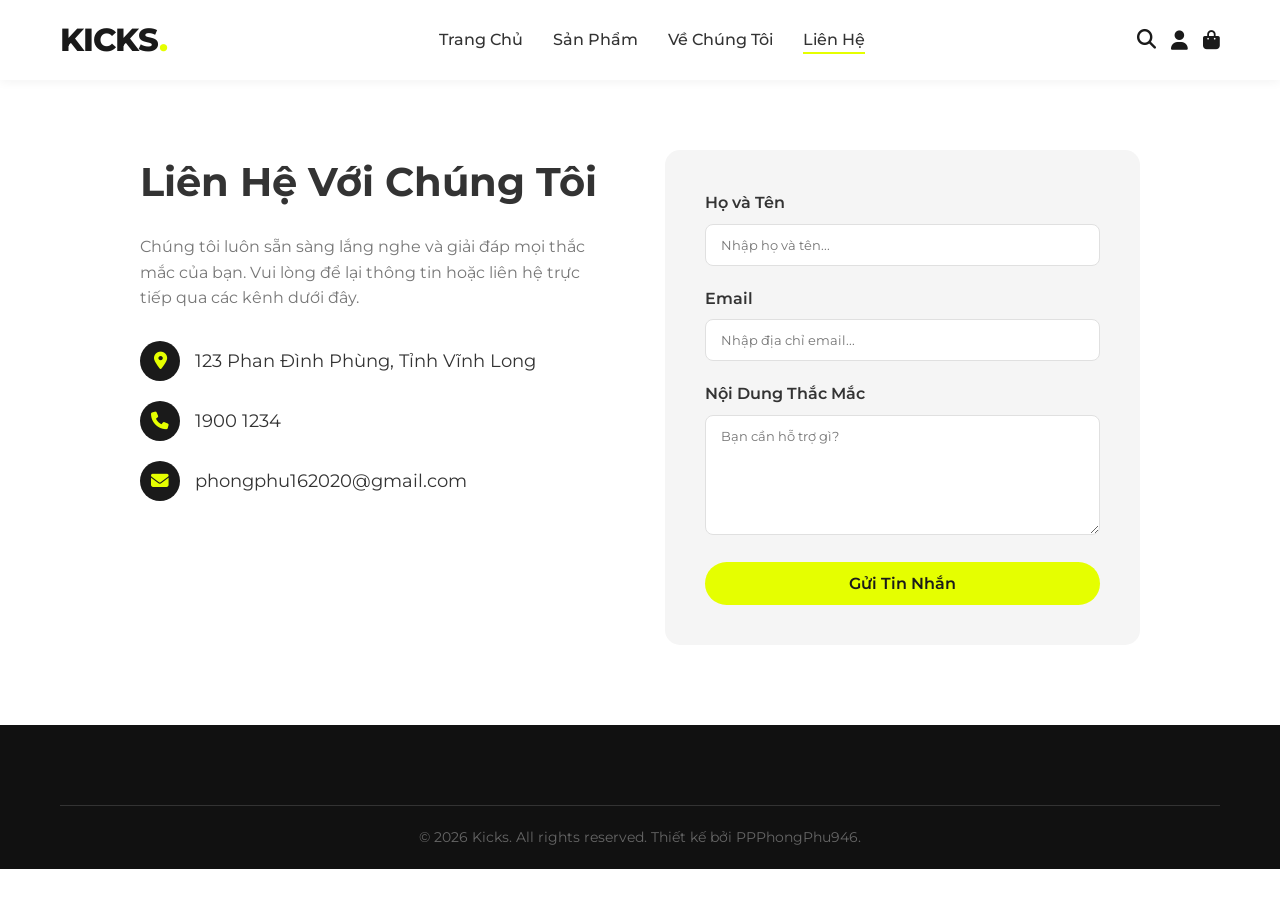
<file: html/lien-he.html>
<!DOCTYPE html>
<html lang="vi">
<head>
    <meta charset="UTF-8">
    <meta name="viewport" content="width=device-width, initial-scale=1.0">
    <title>Liên Hệ - Kicks</title>
    <!-- Google Fonts -->
    <link rel="preconnect" href="https://fonts.googleapis.com">
    <link rel="preconnect" href="https://fonts.gstatic.com" crossorigin>
    <link href="https://fonts.googleapis.com/css2?family=Montserrat:wght@300;400;500;600;700;800&display=swap" rel="stylesheet">
    <!-- Font Awesome -->
    <link rel="stylesheet" href="https://cdnjs.cloudflare.com/ajax/libs/font-awesome/6.4.0/css/all.min.css">
    <!-- Custom CSS -->
    <link rel="stylesheet" href="../css/style.css">
    <link rel="stylesheet" href="../css/lien-he.css">
</head>
<body>
    <!-- Header -->
    <header class="header">
        <div class="container header-inner">
            <div class="logo">
                <a href="../index.html">KICKS<span>.</span></a>
            </div>
            <nav class="nav-menu">
                <ul>
                    <li><a href="../index.html">Trang Chủ</a></li>
                    <li><a href="san-pham.html">Sản Phẩm</a></li>
                    <li><a href="gioi-thieu.html">Về Chúng Tôi</a></li>
                    <li><a href="lien-he.html" class="active">Liên Hệ</a></li>
                </ul>
            </nav>
            <div class="header-actions">
                <button class="action-btn" aria-label="Tìm kiếm"><i class="fa-solid fa-magnifying-glass"></i></button>
                <a href="auth.html" class="action-btn user-btn" aria-label="Tài khoản"><i class="fa-solid fa-user"></i><span class="user-name-display" style="display:none; font-size:14px; margin-left:5px;"></span></a>
                <a href="gio-hang.html" class="action-btn" aria-label="Giỏ hàng"><i class="fa-solid fa-bag-shopping"></i><span class="cart-count" style="display:none;">0</span></a>
                <button class="action-btn menu-toggle" aria-label="Menu"><i class="fa-solid fa-bars"></i></button>
            </div>
        </div>
    </header>

    <div class="container contact-section">
        <div class="contact-grid">
            <div class="contact-info">
                <h2>Liên Hệ Với Chúng Tôi</h2>
                <p>Chúng tôi luôn sẵn sàng lắng nghe và giải đáp mọi thắc mắc của bạn. Vui lòng để lại thông tin hoặc liên hệ trực tiếp qua các kênh dưới đây.</p>
                <ul class="info-list">
                    <li><i class="fa-solid fa-location-dot"></i> 123 Phan Đình Phùng, Tỉnh Vĩnh Long</li>
                    <li><i class="fa-solid fa-phone"></i> 1900 1234</li>
                    <li><i class="fa-solid fa-envelope"></i> phongphu162020@gmail.com</li>
                </ul>
            </div>
            <div class="contact-form">
                <form action="#" method="POST">
                    <div class="form-group">
                        <label for="name">Họ và Tên</label>
                        <input type="text" id="name" placeholder="Nhập họ và tên..." required>
                    </div>
                    <div class="form-group">
                        <label for="email">Email</label>
                        <input type="email" id="email" placeholder="Nhập địa chỉ email..." required>
                    </div>
                    <div class="form-group">
                        <label for="message">Nội Dung Thắc Mắc </label>
                        <textarea id="message" placeholder="Bạn cần hỗ trợ gì?" required></textarea>
                    </div>
                    <button type="submit" class="btn btn-primary btn-block">Gửi Tin Nhắn</button>
                </form>
            </div>
        </div>
    </div>

    <!-- Footer -->
    <footer class="footer">
        <div class="container">
            <div class="footer-bottom">
                <p>&copy; 2026 Kicks. All rights reserved. Thiết kế bởi PPPhongPhu946.</p>
            </div>
        </div>
    </footer>

    <script src="../js/main.js"></script>
    <script src="../js/cart.js"></script>
</body>
</html>
</file>
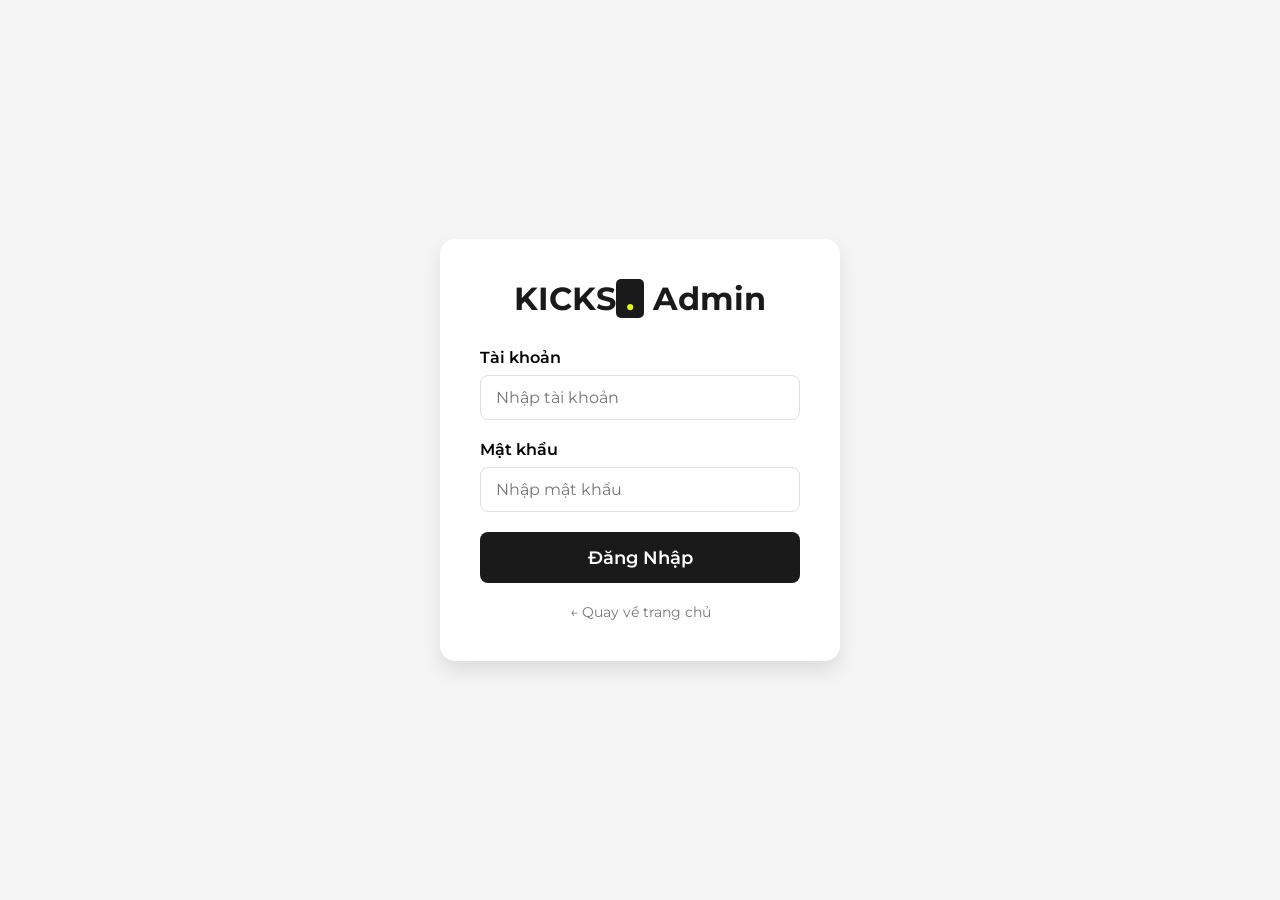
<file: html/login.html>
<!DOCTYPE html>
<html lang="vi">
<head>
    <meta charset="UTF-8">
    <meta name="viewport" content="width=device-width, initial-scale=1.0">
    <title>Đăng Nhập Quản Trị - Kicks</title>
    <!-- Google Fonts -->
    <link href="https://fonts.googleapis.com/css2?family=Montserrat:wght@400;500;600;700&display=swap" rel="stylesheet">
    <style>
        * {
            margin: 0;
            padding: 0;
            box-sizing: border-box;
            font-family: 'Montserrat', sans-serif;
        }
        body {
            background-color: #f5f5f5;
            display: flex;
            justify-content: center;
            align-items: center;
            height: 100vh;
        }
        .login-container {
            background: #fff;
            padding: 40px;
            border-radius: 15px;
            box-shadow: 0 10px 20px rgba(0,0,0,0.1);
            width: 100%;
            max-width: 400px;
            text-align: center;
        }
        .login-container h1 {
            margin-bottom: 30px;
            font-size: 2rem;
            color: #1a1a1a;
        }
        .login-container h1 span {
            color: #e5ff00; /* Neon yellow */
            background-color: #1a1a1a;
            padding: 0 10px;
            border-radius: 5px;
        }
        .form-group {
            margin-bottom: 20px;
            text-align: left;
        }
        .form-group label {
            display: block;
            margin-bottom: 8px;
            font-weight: 600;
        }
        .form-group input {
            width: 100%;
            padding: 12px 15px;
            border: 1px solid #e0e0e0;
            border-radius: 8px;
            font-size: 1rem;
        }
        .btn-login {
            background-color: #1a1a1a;
            color: #fff;
            border: none;
            padding: 15px;
            width: 100%;
            border-radius: 8px;
            font-size: 1.1rem;
            font-weight: 600;
            cursor: pointer;
            transition: all 0.3s ease;
        }
        .btn-login:hover {
            background-color: #333;
        }
        .error-message {
            color: #ff3b30;
            margin-bottom: 15px;
            font-size: 0.9rem;
            display: none;
        }
        .back-link {
            display: inline-block;
            margin-top: 20px;
            color: #777;
            text-decoration: none;
            font-size: 0.9rem;
        }
        .back-link:hover {
            color: #1a1a1a;
        }
    </style>
</head>
<body>

    <div class="login-container">
        <h1>KICKS<span>.</span> Admin</h1>
        <p id="error-msg" class="error-message">Sai tài khoản hoặc mật khẩu!</p>
        <form id="loginForm">
            <div class="form-group">
                <label>Tài khoản</label>
                <input type="text" id="username" placeholder="Nhập tài khoản" required>
            </div>
            <div class="form-group">
                <label>Mật khẩu</label>
                <input type="password" id="password" placeholder="Nhập mật khẩu" required>
            </div>
            <button type="submit" class="btn-login">Đăng Nhập</button>
        </form>
        <a href="../index.html" class="back-link">&larr; Quay về trang chủ</a>
    </div>

    <script>
        document.getElementById('loginForm').addEventListener('submit', function(e) {
            e.preventDefault();
            const user = document.getElementById('username').value;
            const pass = document.getElementById('password').value;

            if (user === 'admin' && pass === 'admin123') {
                sessionStorage.setItem('kicks_admin_logged_in', 'true');
                window.location.href = 'admin.html';
            } else {
                document.getElementById('error-msg').style.display = 'block';
            }
        });
    </script>
</body>
</html>
</file>
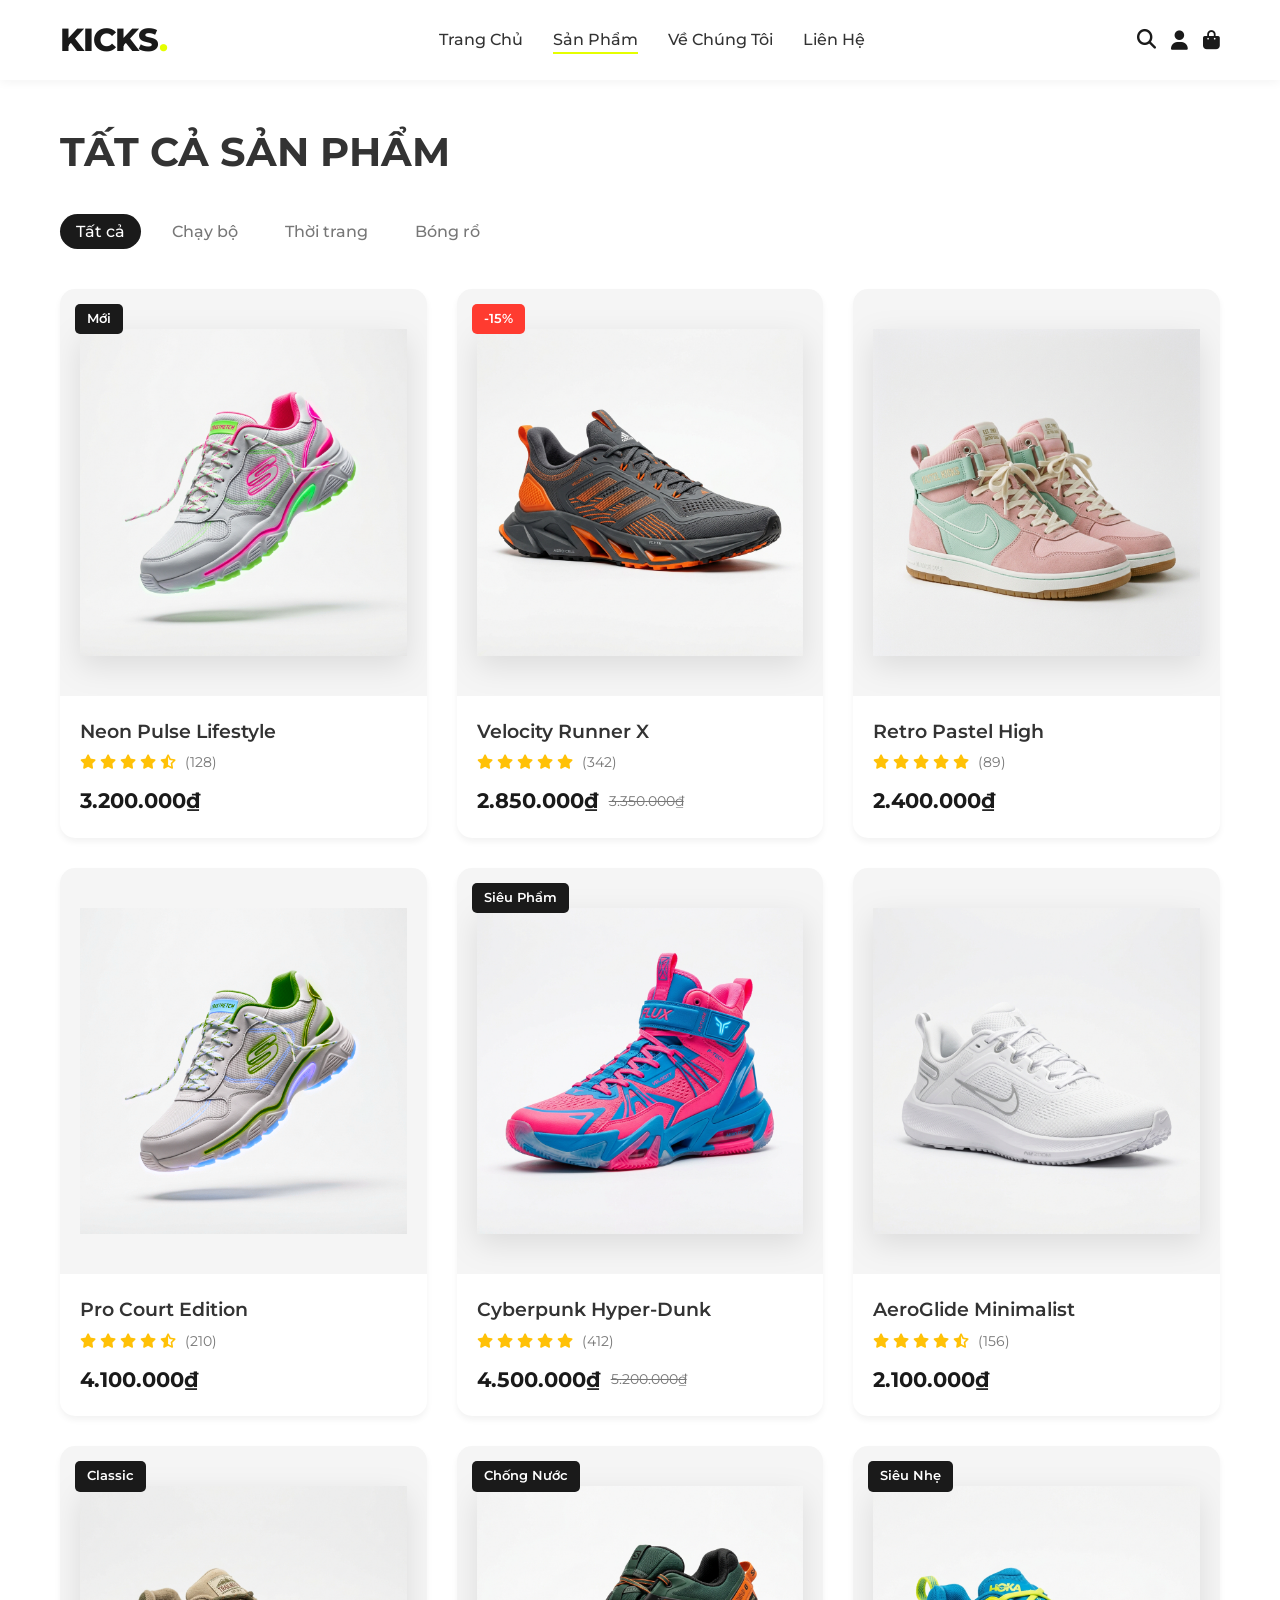
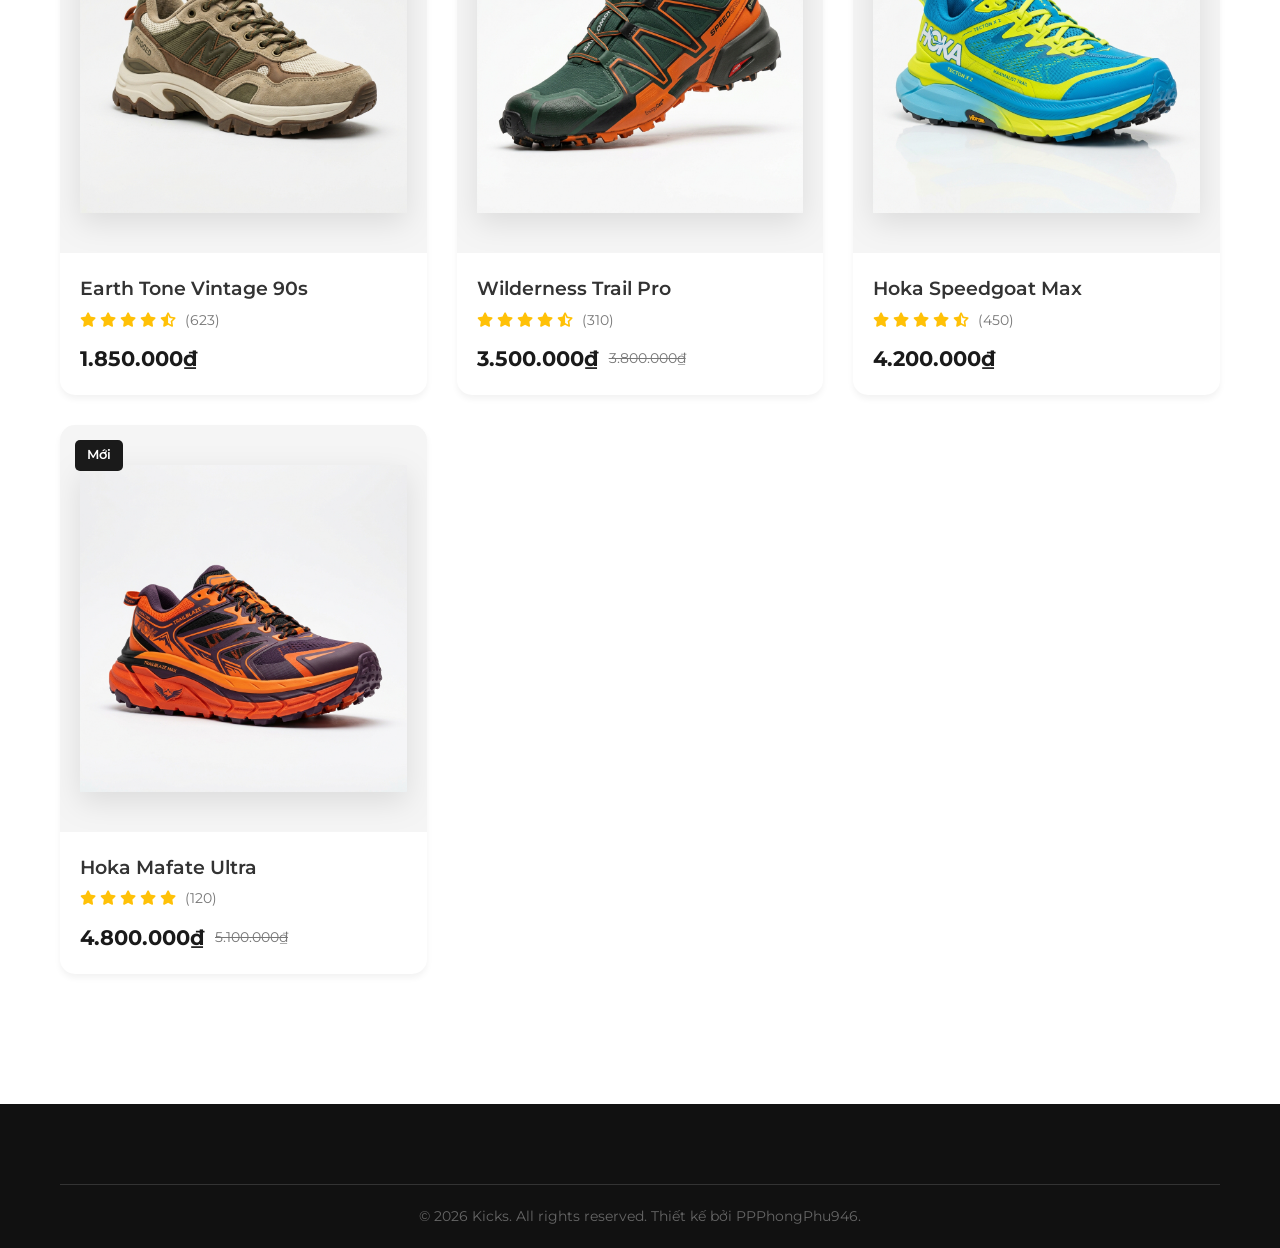
<file: html/san-pham.html>
<!DOCTYPE html>
<html lang="vi">
<head>
    <meta charset="UTF-8">
    <meta name="viewport" content="width=device-width, initial-scale=1.0">
    <title>Tất Cả Sản Phẩm - Kicks</title>
    <!-- Google Fonts -->
    <link rel="preconnect" href="https://fonts.googleapis.com">
    <link rel="preconnect" href="https://fonts.gstatic.com" crossorigin>
    <link href="https://fonts.googleapis.com/css2?family=Montserrat:wght@300;400;500;600;700;800&display=swap" rel="stylesheet">
    <!-- Font Awesome -->
    <link rel="stylesheet" href="https://cdnjs.cloudflare.com/ajax/libs/font-awesome/6.4.0/css/all.min.css">
    <!-- Custom CSS -->
    <link rel="stylesheet" href="../css/style.css">
</head>
<body>
    <!-- Header -->
    <header class="header">
        <div class="container header-inner">
            <div class="logo">
                <a href="../index.html">KICKS<span>.</span></a>
            </div>
            <nav class="nav-menu">
                <ul>
                    <li><a href="../index.html">Trang Chủ</a></li>
                    <li><a href="san-pham.html" class="active">Sản Phẩm</a></li>
                    <li><a href="gioi-thieu.html">Về Chúng Tôi</a></li>
                    <li><a href="lien-he.html">Liên Hệ</a></li>
                </ul>
            </nav>
            <div class="header-actions">
                <button class="action-btn" aria-label="Tìm kiếm"><i class="fa-solid fa-magnifying-glass"></i></button>
                <a href="auth.html" class="action-btn user-btn" aria-label="Tài khoản"><i class="fa-solid fa-user"></i><span class="user-name-display" style="display:none; font-size:14px; margin-left:5px;"></span></a>
                <a href="gio-hang.html" class="action-btn" aria-label="Giỏ hàng"><i class="fa-solid fa-bag-shopping"></i><span class="cart-count" style="display:none;">0</span></a>
                <button class="action-btn menu-toggle" aria-label="Menu"><i class="fa-solid fa-bars"></i></button>
            </div>
        </div>
    </header>

    <div class="container" style="padding-top: 120px;">
        <h1 class="section-title">Tất Cả Sản Phẩm</h1>
    </div>

    <!-- Products Section (Standalone) -->
    <section class="products section" style="padding-top: 20px;">
        <div class="container">
            <div class="section-header">
                <div class="filter-tabs">
                    <button class="filter-btn active" data-filter="all">Tất cả</button>
                    <button class="filter-btn" data-filter="running">Chạy bộ</button>
                    <button class="filter-btn" data-filter="lifestyle">Thời trang</button>
                    <button class="filter-btn" data-filter="basketball">Bóng rổ</button>
                </div>
            </div>

            <div class="product-grid" id="product-grid-container">
                <!-- Products will be dynamically loaded here by js/products.js -->
            </div>
        </div>
    </section>

    <!-- Footer -->
    <footer class="footer">
        <div class="container">
            <div class="footer-bottom">
                <p>&copy; 2026 Kicks. All rights reserved. Thiết kế bởi PPPhongPhu946.</p>
            </div>
        </div>
    </footer>

    <script src="../js/products.js"></script>
    <script src="../js/main.js"></script>
    <script src="../js/cart.js"></script>
</body>
</html>
</file>
<file: css/style.css>
/* 
    ================================================
    CSS CHÍNH CHO WEBSITE KICKS
    Dự án kết thúc môn Thiết Kế Web
    ================================================
*/

/* --- CSS Variables cho Design System --- */
:root {
    --primary-color: #e5ff00; /* Màu neon đặc trưng */
    --primary-hover: #ccfa00;
    --secondary-color: #1a1a1a;
    --text-color: #333333;
    --text-light: #777777;
    --bg-color: #ffffff;
    --bg-light: #f5f5f5;
    --border-color: #e0e0e0;
    --danger-color: #ff3b30;
    
    --font-main: 'Montserrat', sans-serif;
    
    --transition: all 0.3s ease;
    --shadow-sm: 0 4px 6px rgba(0, 0, 0, 0.05);
    --shadow-md: 0 10px 20px rgba(0, 0, 0, 0.08);
    --shadow-lg: 0 20px 40px rgba(0, 0, 0, 0.12);
}

/* --- Reset & Base Styles --- */
* {
    margin: 0;
    padding: 0;
    box-sizing: border-box;
}

html {
    scroll-behavior: smooth;
}

body {
    font-family: var(--font-main);
    color: var(--text-color);
    background-color: var(--bg-color);
    line-height: 1.6;
    overflow-x: hidden;
}

a {
    text-decoration: none;
    color: inherit;
    transition: var(--transition);
}

ul {
    list-style: none;
}

img {
    max-width: 100%;
    height: auto;
    display: block;
}

.container {
    width: 100%;
    max-width: 1200px;
    margin: 0 auto;
    padding: 0 20px;
}

.section {
    padding: 80px 0;
}

.section-title {
    font-size: 2.5rem;
    font-weight: 700;
    margin-bottom: 10px;
    text-transform: uppercase;
}

.section-header {
    display: flex;
    justify-content: space-between;
    align-items: flex-end;
    margin-bottom: 40px;
    flex-wrap: wrap;
    gap: 20px;
}

/* --- Buttons --- */
.btn {
    display: inline-block;
    padding: 12px 28px;
    font-family: var(--font-main);
    font-weight: 600;
    font-size: 1rem;
    border-radius: 50px;
    cursor: pointer;
    text-align: center;
    transition: var(--transition);
    border: none;
}

.btn-primary {
    background-color: var(--primary-color);
    color: var(--secondary-color);
}

.btn-primary:hover {
    background-color: var(--secondary-color);
    color: #fff;
    transform: translateY(-2px);
}

.btn-outline {
    background-color: transparent;
    color: var(--secondary-color);
    border: 2px solid var(--secondary-color);
}

.btn-outline:hover {
    background-color: var(--secondary-color);
    color: #fff;
}

.btn-block {
    display: block;
    width: 100%;
}

.btn-lg {
    padding: 16px 32px;
    font-size: 1.1rem;
}

/* --- Header --- */
.header {
    position: fixed;
    top: 0;
    left: 0;
    width: 100%;
    background-color: rgba(255, 255, 255, 0.95);
    backdrop-filter: blur(10px);
    z-index: 1000;
    box-shadow: 0 2px 10px rgba(0,0,0,0.05);
    transition: var(--transition);
}

.header-inner {
    display: flex;
    justify-content: space-between;
    align-items: center;
    height: 80px;
}

.logo a {
    font-size: 2rem;
    font-weight: 800;
    letter-spacing: -1px;
    color: var(--secondary-color);
}

.logo span {
    color: var(--primary-color);
}

.nav-menu ul {
    display: flex;
    gap: 30px;
}

.nav-menu a {
    font-weight: 500;
    position: relative;
}

.nav-menu a::after {
    content: '';
    position: absolute;
    bottom: -5px;
    left: 0;
    width: 0;
    height: 2px;
    background-color: var(--primary-color);
    transition: var(--transition);
}

.nav-menu a:hover::after,
.nav-menu a.active::after {
    width: 100%;
}

.header-actions {
    display: flex;
    gap: 15px;
    align-items: center;
}

.action-btn {
    background: none;
    border: none;
    font-size: 1.2rem;
    cursor: pointer;
    position: relative;
    color: var(--secondary-color);
    transition: var(--transition);
}

.action-btn:hover {
    color: var(--primary-color);
}

.cart-count {
    position: absolute;
    top: -8px;
    right: -8px;
    background-color: var(--danger-color);
    color: white;
    font-size: 0.7rem;
    font-weight: 700;
    width: 18px;
    height: 18px;
    border-radius: 50%;
    display: flex;
    justify-content: center;
    align-items: center;
}

.menu-toggle {
    display: none;
}

/* --- Hero Section --- */
.hero {
    padding-top: 120px;
    min-height: 100vh;
    display: flex;
    align-items: center;
    background-color: var(--bg-light);
    overflow: hidden;
}

.hero-inner {
    display: grid;
    grid-template-columns: 1fr 1fr;
    gap: 50px;
    align-items: center;
}

.hero-title {
    font-size: 4.5rem;
    font-weight: 800;
    line-height: 1.1;
    margin-bottom: 20px;
}

.hero-title span {
    color: var(--secondary-color);
    display: block;
    position: relative;
    z-index: 1;
}

.hero-title span::after {
    content: '';
    position: absolute;
    bottom: 10px;
    left: 0;
    width: 100%;
    height: 30px;
    background-color: var(--primary-color);
    z-index: -1;
    transform: rotate(-2deg);
}

.hero-subtitle {
    font-size: 1.2rem;
    color: var(--text-light);
    margin-bottom: 40px;
    max-width: 450px;
}

.hero-buttons {
    display: flex;
    gap: 20px;
    margin-bottom: 50px;
}

.hero-stats {
    display: flex;
    gap: 40px;
}

.stat-item h4 {
    font-size: 2rem;
    font-weight: 700;
    color: var(--secondary-color);
}

.stat-item p {
    color: var(--text-light);
    font-size: 0.9rem;
}

.hero-image-wrapper {
    position: relative;
    display: flex;
    justify-content: center;
    align-items: center;
}

.hero-circle {
    position: absolute;
    width: 500px;
    height: 500px;
    border-radius: 50%;
    background: linear-gradient(135deg, var(--primary-color) 0%, transparent 100%);
    opacity: 0.5;
    z-index: 0;
}

.hero-image {
    position: relative;
    z-index: 1;
    width: 120%;
    max-width: 700px;
    transform: rotate(-15deg);
    filter: drop-shadow(20px 20px 30px rgba(0,0,0,0.3));
}

@keyframes float {
    0% { transform: translateY(0) rotate(-15deg); }
    50% { transform: translateY(-20px) rotate(-10deg); }
    100% { transform: translateY(0) rotate(-15deg); }
}

.floating {
    animation: float 6s ease-in-out infinite;
}

/* --- Brands Section --- */
.brands {
    background-color: var(--secondary-color);
    color: white;
    padding: 40px 0;
}

.brands-inner {
    display: flex;
    flex-direction: column;
    align-items: center;
    text-align: center;
}

.brands-inner h2 {
    font-size: 1rem;
    font-weight: 500;
    text-transform: uppercase;
    letter-spacing: 2px;
    margin-bottom: 20px;
    color: var(--text-light);
}

.brands-list {
    display: flex;
    justify-content: center;
    gap: 60px;
    font-size: 2.5rem;
    opacity: 0.7;
}

.brands-list i {
    transition: var(--transition);
}

.brands-list i:hover {
    opacity: 1;
    color: var(--primary-color);
    transform: scale(1.1);
}

/* --- Products Section --- */
.filter-tabs {
    display: flex;
    gap: 15px;
}

.filter-btn {
    background: none;
    border: none;
    font-family: inherit;
    font-size: 1rem;
    font-weight: 500;
    color: var(--text-light);
    cursor: pointer;
    padding: 8px 16px;
    border-radius: 30px;
    transition: var(--transition);
}

.filter-btn.active, .filter-btn:hover {
    background-color: var(--secondary-color);
    color: white;
}

.product-grid {
    display: grid;
    grid-template-columns: repeat(auto-fill, minmax(280px, 1fr));
    gap: 30px;
    margin-bottom: 50px;
}

.product-card {
    background: white;
    border-radius: 15px;
    overflow: hidden;
    box-shadow: var(--shadow-sm);
    transition: var(--transition);
    position: relative;
}

.product-card:hover {
    box-shadow: var(--shadow-md);
    transform: translateY(-5px);
}

.product-badge {
    position: absolute;
    top: 15px;
    left: 15px;
    background: var(--secondary-color);
    color: white;
    padding: 5px 12px;
    border-radius: 5px;
    font-size: 0.8rem;
    font-weight: 600;
    z-index: 2;
}

.product-badge.sale {
    background: var(--danger-color);
}

.product-image {
    position: relative;
    background: var(--bg-light);
    padding: 40px 20px;
    display: flex;
    justify-content: center;
    align-items: center;
    overflow: hidden;
}

.product-image img {
    transition: var(--transition);
    transform: scale(1);
    filter: drop-shadow(0 10px 15px rgba(0,0,0,0.1));
}

.product-card:hover .product-image img {
    transform: scale(1.05) rotate(-5deg);
}

.product-overlay {
    position: absolute;
    top: 0;
    left: 0;
    width: 100%;
    height: 100%;
    background: rgba(255,255,255,0.7);
    display: flex;
    justify-content: center;
    align-items: center;
    gap: 10px;
    opacity: 0;
    transition: var(--transition);
}

.product-card:hover .product-overlay {
    opacity: 1;
}

.btn-icon {
    width: 45px;
    height: 45px;
    border-radius: 50%;
    background: white;
    border: none;
    display: flex;
    justify-content: center;
    align-items: center;
    font-size: 1.1rem;
    cursor: pointer;
    box-shadow: var(--shadow-sm);
    transition: var(--transition);
    color: var(--secondary-color);
}

.btn-icon:hover, .btn-icon.view-btn {
    background: var(--secondary-color);
    color: white;
}

.product-info {
    padding: 20px;
}

.product-name {
    font-size: 1.2rem;
    font-weight: 600;
    margin-bottom: 5px;
}

.product-rating {
    color: #ffc107;
    font-size: 0.9rem;
    margin-bottom: 10px;
}

.product-rating span {
    color: var(--text-light);
    margin-left: 5px;
}

.product-price {
    display: flex;
    align-items: center;
    gap: 10px;
}

.price {
    font-weight: 700;
    font-size: 1.3rem;
    color: var(--secondary-color);
}

.old-price {
    color: var(--text-light);
    text-decoration: line-through;
    font-size: 0.9rem;
}

.view-all-container {
    text-align: center;
}

/* --- CTA Section --- */
.cta {
    background-color: var(--secondary-color);
    color: white;
    text-align: center;
}

.cta-content {
    max-width: 600px;
    margin: 0 auto;
}

.cta h2 {
    font-size: 2.5rem;
    margin-bottom: 20px;
}

.cta p {
    color: #aaaaaa;
    margin-bottom: 30px;
}

.newsletter-form {
    display: flex;
    gap: 10px;
    max-width: 500px;
    margin: 0 auto;
}

.newsletter-form input {
    flex: 1;
    padding: 12px 20px;
    border-radius: 50px;
    border: none;
    font-family: inherit;
    font-size: 1rem;
    outline: none;
}

/* --- Footer --- */
.footer {
    background-color: #111111;
    color: #fff;
    padding: 80px 0 20px;
}

.footer-grid {
    display: grid;
    grid-template-columns: 2fr 1fr 1fr 1fr;
    gap: 40px;
    margin-bottom: 60px;
}

.footer-logo {
    font-size: 2rem;
    font-weight: 800;
    color: white;
    display: inline-block;
    margin-bottom: 20px;
}

.footer-logo span {
    color: var(--primary-color);
}

.brand-col p {
    color: #888;
    margin-bottom: 25px;
    max-width: 300px;
}

.social-links {
    display: flex;
    gap: 15px;
}

.social-links a {
    width: 40px;
    height: 40px;
    border-radius: 50%;
    background: #222;
    display: flex;
    justify-content: center;
    align-items: center;
    color: white;
    transition: var(--transition);
}

.social-links a:hover {
    background: var(--primary-color);
    color: var(--secondary-color);
}

.footer-col h4 {
    font-size: 1.2rem;
    margin-bottom: 25px;
    position: relative;
    padding-bottom: 10px;
}

.footer-col h4::after {
    content: '';
    position: absolute;
    bottom: 0;
    left: 0;
    width: 30px;
    height: 2px;
    background: var(--primary-color);
}

.footer-col ul li {
    margin-bottom: 15px;
    color: #888;
}

.footer-col ul li a {
    color: #888;
}

.footer-col ul li a:hover {
    color: var(--primary-color);
    padding-left: 5px;
}

.footer-col ul li i {
    color: var(--primary-color);
    margin-right: 10px;
    width: 15px;
}

.footer-bottom {
    text-align: center;
    padding-top: 20px;
    border-top: 1px solid #333;
    color: #666;
    font-size: 0.9rem;
}

/* =========================================================================
   SẢN PHẨM CHI TIẾT (chi-tiet.html)
   ========================================================================= */
.breadcrumbs {
    padding: 120px 20px 20px;
    font-size: 0.9rem;
    color: var(--text-light);
}

.breadcrumbs a:hover {
    color: var(--secondary-color);
}

.breadcrumbs i {
    margin: 0 10px;
    font-size: 0.7rem;
}

.breadcrumbs .current {
    color: var(--secondary-color);
    font-weight: 500;
}

.product-detail-grid {
    display: grid;
    grid-template-columns: 1fr 1fr;
    gap: 60px;
}

.product-gallery {
    display: flex;
    flex-direction: column;
    gap: 20px;
}

.main-image {
    background: var(--bg-light);
    border-radius: 15px;
    padding: 60px 40px;
    display: flex;
    justify-content: center;
    align-items: center;
}

.main-image img {
    width: 100%;
    max-width: 500px;
    filter: drop-shadow(0 20px 30px rgba(0,0,0,0.1));
}

.thumbnail-list {
    display: grid;
    grid-template-columns: repeat(3, 1fr);
    gap: 15px;
}

.thumbnail {
    background: var(--bg-light);
    border-radius: 10px;
    padding: 15px;
    cursor: pointer;
    border: 2px solid transparent;
    transition: var(--transition);
}

.thumbnail:hover, .thumbnail.active {
    border-color: var(--primary-color);
}

.product-detail-info {
    padding-top: 20px;
}

.product-brand {
    font-size: 0.9rem;
    text-transform: uppercase;
    letter-spacing: 2px;
    color: var(--text-light);
    font-weight: 600;
    margin-bottom: 10px;
    display: block;
}

.product-detail-title {
    font-size: 2.5rem;
    font-weight: 800;
    margin-bottom: 15px;
    line-height: 1.2;
}

.product-reviews {
    display: flex;
    align-items: center;
    gap: 15px;
    margin-bottom: 25px;
}

.product-reviews .stars {
    color: #ffc107;
}

.product-reviews .review-count {
    color: var(--text-light);
    font-size: 0.9rem;
}

.product-detail-price {
    font-size: 2rem;
    font-weight: 700;
    color: var(--secondary-color);
    margin-bottom: 25px;
}

.product-description {
    color: var(--text-light);
    margin-bottom: 30px;
    font-size: 1.05rem;
}

.option-group {
    margin-bottom: 25px;
}

.option-group label {
    display: block;
    font-weight: 600;
    margin-bottom: 10px;
}

.color-options {
    display: flex;
    gap: 15px;
}

.color-dot {
    width: 35px;
    height: 35px;
    border-radius: 50%;
    cursor: pointer;
    position: relative;
    box-shadow: var(--shadow-sm);
}

.color-dot.active::after {
    content: '';
    position: absolute;
    top: -5px;
    left: -5px;
    width: 45px;
    height: 45px;
    border-radius: 50%;
    border: 2px solid var(--secondary-color);
}

.size-header {
    display: flex;
    justify-content: space-between;
    align-items: center;
}

.size-guide {
    font-size: 0.9rem;
    color: var(--text-light);
    text-decoration: underline;
}

.size-options {
    display: flex;
    flex-wrap: wrap;
    gap: 10px;
}

.size-btn {
    width: 50px;
    height: 50px;
    background: white;
    border: 1px solid var(--border-color);
    border-radius: 8px;
    font-family: inherit;
    font-weight: 600;
    font-size: 1rem;
    cursor: pointer;
    transition: var(--transition);
}

.size-btn:hover {
    border-color: var(--secondary-color);
}

.size-btn.active {
    background: var(--secondary-color);
    color: white;
    border-color: var(--secondary-color);
}

.size-btn.disabled {
    opacity: 0.5;
    cursor: not-allowed;
    background: var(--bg-light);
    color: var(--text-light);
}

.quantity-selector {
    display: flex;
    align-items: center;
    width: 140px;
    height: 50px;
    border: 1px solid var(--border-color);
    border-radius: 8px;
    overflow: hidden;
}

.qty-btn {
    width: 40px;
    height: 100%;
    background: none;
    border: none;
    font-size: 1.2rem;
    cursor: pointer;
    transition: var(--transition);
}

.qty-btn:hover {
    background: var(--bg-light);
}

.qty-input {
    width: 60px;
    height: 100%;
    border: none;
    text-align: center;
    font-family: inherit;
    font-size: 1.1rem;
    font-weight: 600;
    -moz-appearance: textfield;
}

.qty-input::-webkit-outer-spin-button,
.qty-input::-webkit-inner-spin-button {
    -webkit-appearance: none;
    margin: 0;
}

.product-actions {
    display: flex;
    gap: 15px;
    margin-top: 40px;
    margin-bottom: 40px;
}

.btn-icon-lg {
    width: 55px;
    padding: 0;
    display: flex;
    justify-content: center;
    align-items: center;
    font-size: 1.3rem;
}

.product-features-list li {
    display: flex;
    align-items: center;
    gap: 15px;
    margin-bottom: 15px;
    color: var(--text-light);
}

.product-features-list i {
    color: var(--secondary-color);
    font-size: 1.2rem;
    width: 20px;
}

/* --- Responsive Design --- */
@media (max-width: 992px) {
    .hero-title { font-size: 3.5rem; }
    .hero-inner { grid-template-columns: 1fr; text-align: center; }
    .hero-subtitle { margin: 0 auto 30px; }
    .hero-buttons { justify-content: center; }
    .hero-stats { justify-content: center; }
    
    .footer-grid { grid-template-columns: 1fr 1fr; }
    
    .product-detail-grid { grid-template-columns: 1fr; }
}

@media (max-width: 768px) {
    .nav-menu {
        position: fixed;
        top: 80px;
        left: -100%;
        width: 100%;
        height: calc(100vh - 80px);
        background: white;
        flex-direction: column;
        padding: 40px 20px;
        transition: var(--transition);
    }
    
    .nav-menu.active {
        left: 0;
    }
    
    .nav-menu ul {
        flex-direction: column;
        align-items: center;
        gap: 20px;
    }
    
    .menu-toggle {
        display: block;
    }
    
    .hero-title { font-size: 2.8rem; }
    
    .section-header { flex-direction: column; align-items: flex-start; }
    .filter-tabs { overflow-x: auto; width: 100%; padding-bottom: 10px; }
    
    .brands-list { flex-wrap: wrap; gap: 30px; }
    
    .newsletter-form { flex-direction: column; }
    
    .footer-grid { grid-template-columns: 1fr; }
}
</file>
<file: css/admin.css>
/* 
    ================================================
    ADMIN CSS CHO WEBSITE KICKS
    ================================================
*/
* {
    margin: 0;
    padding: 0;
    box-sizing: border-box;
    font-family: 'Montserrat', sans-serif;
}

body {
    background-color: #f5f5f5;
    color: #333;
}

.admin-header {
    background-color: #1a1a1a;
    color: #fff;
    padding: 15px 30px;
    display: flex;
    justify-content: space-between;
    align-items: center;
}

.admin-logo {
    font-size: 1.5rem;
    font-weight: 800;
    text-decoration: none;
    color: #fff;
}

.admin-logo span {
    color: #e5ff00;
}

.btn-logout {
    background: transparent;
    border: 1px solid #fff;
    color: #fff;
    padding: 8px 15px;
    border-radius: 5px;
    cursor: pointer;
    text-decoration: none;
    font-size: 0.9rem;
    transition: all 0.3s ease;
}

.btn-logout:hover {
    background: #fff;
    color: #1a1a1a;
}

.admin-container {
    padding: 30px;
    max-width: 1200px;
    margin: 0 auto;
}

.admin-toolbar {
    display: flex;
    justify-content: space-between;
    align-items: center;
    margin-bottom: 20px;
}

.btn-primary {
    background-color: #1a1a1a;
    color: #fff;
    border: none;
    padding: 10px 20px;
    border-radius: 5px;
    cursor: pointer;
    font-weight: 600;
}

.btn-primary:hover {
    background-color: #333;
}

.admin-table {
    width: 100%;
    background: #fff;
    border-radius: 10px;
    box-shadow: 0 5px 15px rgba(0,0,0,0.05);
    border-collapse: collapse;
    overflow: hidden;
}

.admin-table th {
    background-color: #1a1a1a;
    color: #fff;
    text-align: left;
    padding: 15px;
}

.admin-table td {
    padding: 15px;
    border-bottom: 1px solid #eee;
    vertical-align: middle;
}

.admin-table img {
    width: 50px;
    height: 50px;
    object-fit: contain;
    background: #f5f5f5;
    border-radius: 5px;
    padding: 5px;
}

.btn-action {
    background: none;
    border: none;
    cursor: pointer;
    font-size: 1.2rem;
    margin-right: 10px;
}

.btn-edit {
    color: #2196F3;
}

.btn-delete {
    color: #f44336;
}

/* Modal Styling */
.modal-overlay {
    position: fixed;
    top: 0;
    left: 0;
    width: 100%;
    height: 100%;
    background: rgba(0,0,0,0.5);
    display: none;
    justify-content: center;
    align-items: center;
    z-index: 1000;
}

.modal-content {
    background: #fff;
    padding: 30px;
    border-radius: 10px;
    width: 100%;
    max-width: 500px;
    box-shadow: 0 10px 30px rgba(0,0,0,0.2);
}

.modal-header {
    display: flex;
    justify-content: space-between;
    align-items: center;
    margin-bottom: 20px;
}

.close-btn {
    background: none;
    border: none;
    font-size: 1.5rem;
    cursor: pointer;
    color: #777;
}

.form-group {
    margin-bottom: 15px;
}

.form-group label {
    display: block;
    margin-bottom: 5px;
    font-weight: 600;
    font-size: 0.9rem;
}

.form-group input, .form-group select {
    width: 100%;
    padding: 10px;
    border: 1px solid #ccc;
    border-radius: 5px;
    font-family: inherit;
}

.form-actions {
    margin-top: 25px;
    text-align: right;
}

.btn-secondary {
    background: #ccc;
    color: #333;
    border: none;
    padding: 10px 20px;
    border-radius: 5px;
    cursor: pointer;
    font-weight: 600;
    margin-right: 10px;
}
</file>
<file: css/auth.css>
/* AUTH PAGE CSS */
* {
    box-sizing: border-box;
}

body.auth-page {
    background: linear-gradient(135deg, #111 0%, #222 100%);
    min-height: 100vh;
    display: flex;
    align-items: center;
    justify-content: center;
    padding: 20px;
    font-family: 'Montserrat', sans-serif;
    margin: 0;
}

.auth-container {
    background: #fff;
    width: 100%;
    max-width: 900px;
    height: 600px;
    border-radius: 20px;
    box-shadow: 0 30px 60px rgba(0, 0, 0, 0.4);
    position: relative;
    overflow: hidden;
}

/* Forms Side */
.auth-forms-container {
    position: absolute;
    top: 0;
    left: 0;
    width: 50%;
    height: 100%;
    transition: transform 0.6s ease-in-out;
    background: #fff;
    z-index: 5;
}

.auth-form {
    display: flex;
    flex-direction: column;
    justify-content: center;
    align-items: center;
    padding: 0 50px;
    height: 100%;
    position: absolute;
    top: 0;
    left: 0;
    width: 100%;
    transition: all 0.6s ease-in-out;
}

.auth-form.sign-in-form {
    z-index: 2;
}

.auth-form.sign-up-form {
    z-index: 1;
    opacity: 0;
    pointer-events: none;
    transform: translateY(20px);
}

.auth-title {
    font-size: 2.2rem;
    font-weight: 800;
    margin-bottom: 20px;
    color: #111;
    text-align: center;
}

.input-field {
    width: 100%;
    background-color: #f0f0f0;
    margin: 10px 0;
    height: 50px;
    border-radius: 10px;
    display: flex;
    align-items: center;
    padding: 0 15px;
}

.input-field i {
    color: #acacac;
    font-size: 1.1rem;
    width: 30px;
    text-align: center;
}

.input-field input {
    background: none;
    outline: none;
    border: none;
    flex: 1;
    font-weight: 600;
    font-size: 1rem;
    color: #333;
    font-family: 'Montserrat', sans-serif;
}

.input-field input::placeholder {
    color: #aaa;
    font-weight: 500;
}

.btn-auth {
    width: 100%;
    background-color: #111;
    border: none;
    outline: none;
    height: 50px;
    border-radius: 10px;
    color: #fff;
    text-transform: uppercase;
    font-weight: 700;
    margin: 20px 0;
    cursor: pointer;
    transition: 0.3s;
    font-family: 'Montserrat', sans-serif;
}

.btn-auth:hover {
    background-color: #e5ff00;
    color: #111;
}

/* Image/Panel Side */
.auth-panels-container {
    position: absolute;
    top: 0;
    left: 50%;
    width: 50%;
    height: 100%;
    background: linear-gradient(135deg, #e5ff00, #b2c700);
    transition: transform 0.6s ease-in-out;
    z-index: 10;
    display: flex;
    align-items: center;
    justify-content: center;
    text-align: center;
}

.auth-panels-container .content {
    color: #111;
    padding: 0 40px;
    transition: all 0.6s ease-in-out;
}

.auth-panels-container h3 {
    font-size: 2rem;
    font-weight: 800;
    margin-bottom: 15px;
}

.auth-panels-container p {
    font-size: 1rem;
    margin-bottom: 30px;
    line-height: 1.6;
}

.btn-transparent {
    background: none;
    border: 2px solid #111;
    width: 160px;
    height: 45px;
    border-radius: 10px;
    color: #111;
    font-weight: 700;
    font-size: 0.9rem;
    cursor: pointer;
    transition: 0.3s;
    text-transform: uppercase;
    font-family: 'Montserrat', sans-serif;
}

.btn-transparent:hover {
    background: #111;
    color: #e5ff00;
}

/* Back to Home */
.back-to-home {
    position: absolute;
    top: 30px;
    left: 30px;
    color: #fff;
    text-decoration: none;
    font-weight: 600;
    z-index: 100;
    font-size: 1.1rem;
    display: flex;
    align-items: center;
    gap: 10px;
}

.back-to-home:hover {
    color: #e5ff00;
}

/* ANIMATION CLASSES FOR SIGN UP MODE */
.auth-container.sign-up-mode .auth-forms-container {
    transform: translateX(100%);
}

.auth-container.sign-up-mode .auth-panels-container {
    transform: translateX(-100%);
    background: linear-gradient(135deg, #111, #333);
}

.auth-container.sign-up-mode .auth-panels-container .content {
    color: #fff;
}

.auth-container.sign-up-mode .btn-transparent {
    border-color: #fff;
    color: #fff;
}

.auth-container.sign-up-mode .btn-transparent:hover {
    background: #fff;
    color: #111;
}

/* Switch forms visibility */
.auth-container.sign-up-mode .sign-in-form {
    opacity: 0;
    pointer-events: none;
    transform: translateY(-20px);
}

.auth-container.sign-up-mode .sign-up-form {
    opacity: 1;
    pointer-events: all;
    transform: translateY(0);
}

/* Toggle Panel Content */
.panel-login-content {
    display: none;
}
.auth-container.sign-up-mode .panel-register-content {
    display: none;
}
.auth-container.sign-up-mode .panel-login-content {
    display: block;
}

/* RESPONSIVE */
@media (max-width: 768px) {
    .auth-container {
        height: 800px;
    }
    .auth-forms-container {
        width: 100%;
        height: 60%;
        top: 0;
        left: 0;
    }
    .auth-panels-container {
        width: 100%;
        height: 40%;
        top: 60%;
        left: 0;
    }
    /* Disable translate on mobile */
    .auth-container.sign-up-mode .auth-forms-container {
        transform: translateY(0);
    }
    .auth-container.sign-up-mode .auth-panels-container {
        transform: translateY(0);
    }
}
</file>
<file: css/gio-hang.css>
.cart-grid {
    display: grid;
    grid-template-columns: 2.5fr 1fr;
    gap: 40px;
}

.cart-items {
    background: #fff;
    border-radius: 15px;
    padding: 30px;
    box-shadow: var(--shadow-sm);
}

.cart-table {
    width: 100%;
    border-collapse: collapse;
}

.cart-table th {
    text-align: left;
    padding-bottom: 20px;
    border-bottom: 1px solid var(--border-color);
    color: var(--text-light);
    font-weight: 600;
}

.cart-table td {
    padding: 20px 0;
    border-bottom: 1px solid var(--border-color);
    vertical-align: middle;
}

.cart-table tr:last-child td {
    border-bottom: none;
}

.cart-product-info {
    display: flex;
    align-items: center;
    gap: 20px;
}

.cart-product-img {
    width: 80px;
    height: 80px;
    background: var(--bg-light);
    border-radius: 10px;
    display: flex;
    justify-content: center;
    align-items: center;
    padding: 10px;
}

.cart-product-img img {
    width: 100%;
    object-fit: contain;
}

.cart-product-details h4 {
    font-size: 1.1rem;
    margin-bottom: 5px;
}

.cart-product-details p {
    font-size: 0.9rem;
    color: var(--text-light);
}

.cart-price {
    font-weight: 600;
}

.cart-qty-controls {
    display: flex;
    align-items: center;
    border: 1px solid var(--border-color);
    border-radius: 5px;
    width: 100px;
    overflow: hidden;
}

.cart-qty-btn {
    width: 30px;
    height: 35px;
    background: none;
    border: none;
    cursor: pointer;
    font-size: 1.2rem;
    transition: var(--transition);
}

.cart-qty-btn:hover {
    background: var(--bg-light);
}

.cart-qty-input {
    width: 40px;
    height: 35px;
    border: none;
    text-align: center;
    font-family: inherit;
    font-weight: 600;
}

.cart-remove-btn {
    background: none;
    border: none;
    color: var(--danger-color);
    font-size: 1.2rem;
    cursor: pointer;
    transition: var(--transition);
    opacity: 0.7;
}

.cart-remove-btn:hover {
    opacity: 1;
}

.cart-summary {
    background: #fff;
    border-radius: 15px;
    padding: 30px;
    box-shadow: var(--shadow-sm);
    height: fit-content;
}

.cart-summary h3 {
    font-size: 1.5rem;
    margin-bottom: 25px;
    padding-bottom: 15px;
    border-bottom: 1px solid var(--border-color);
}

.summary-row {
    display: flex;
    justify-content: space-between;
    margin-bottom: 15px;
    color: var(--text-light);
}

.summary-row.total-row {
    margin-top: 20px;
    padding-top: 20px;
    border-top: 1px solid var(--border-color);
    color: var(--secondary-color);
    font-size: 1.2rem;
    font-weight: 700;
}

@media (max-width: 992px) {
    .cart-grid {
        grid-template-columns: 1fr;
    }
}

@media (max-width: 768px) {
    .cart-table thead {
        display: none;
    }
    
    .cart-table, .cart-table tbody, .cart-table tr, .cart-table td {
        display: block;
        width: 100%;
    }
    
    .cart-table tr {
        margin-bottom: 20px;
        border-bottom: 1px solid var(--border-color);
        padding-bottom: 20px;
    }
    
    .cart-table td {
        text-align: right;
        padding: 10px 0;
        border-bottom: none;
        position: relative;
    }
    
    .cart-table td::before {
        content: attr(data-label);
        position: absolute;
        left: 0;
        width: 45%;
        text-align: left;
        font-weight: 600;
    }
    
    .cart-product-info {
        justify-content: flex-end;
    }
    
    .cart-qty-controls {
        margin-left: auto;
    }
}
</file>
<file: css/gioi-thieu.css>
/* GIOI THIEU PAGE CSS */
.about-hero {
    position: relative;
    padding: 180px 20px 100px;
    background: linear-gradient(135deg, var(--secondary-color) 0%, #000 100%);
    color: #fff;
    text-align: center;
    overflow: hidden;
}

.about-hero::after {
    content: '';
    position: absolute;
    top: -50%;
    right: -20%;
    width: 600px;
    height: 600px;
    background: radial-gradient(circle, rgba(229, 255, 0, 0.1) 0%, rgba(0,0,0,0) 70%);
    border-radius: 50%;
}

.about-hero h1 {
    font-size: 3.5rem;
    font-weight: 800;
    margin-bottom: 20px;
    position: relative;
    z-index: 2;
}

.about-hero h1 span {
    color: var(--primary-color);
}

.about-hero p {
    font-size: 1.2rem;
    max-width: 600px;
    margin: 0 auto;
    opacity: 0.8;
    position: relative;
    z-index: 2;
}

.about-story {
    padding: 100px 20px;
    background: #fff;
}

.story-grid {
    display: grid;
    grid-template-columns: 1fr 1fr;
    gap: 60px;
    align-items: center;
}

.story-img {
    width: 100%;
    border-radius: 20px;
    background: var(--bg-light);
    padding: 40px;
    position: relative;
}

.story-img img {
    width: 100%;
    filter: drop-shadow(0 20px 30px rgba(0,0,0,0.15));
    transform: rotate(-10deg);
    transition: var(--transition);
}

.story-img:hover img {
    transform: rotate(0deg) scale(1.05);
}

.story-text h2 {
    font-size: 2.5rem;
    margin-bottom: 20px;
}

.story-text p {
    color: var(--text-light);
    line-height: 1.8;
    margin-bottom: 20px;
    font-size: 1.1rem;
}

.about-values {
    padding: 100px 20px;
    background: var(--bg-light);
    text-align: center;
}

.about-values h2 {
    font-size: 2.5rem;
    margin-bottom: 60px;
}

.values-grid {
    display: grid;
    grid-template-columns: repeat(auto-fit, minmax(250px, 1fr));
    gap: 40px;
}

.value-card {
    background: #fff;
    padding: 40px 30px;
    border-radius: 15px;
    box-shadow: var(--shadow-sm);
    transition: var(--transition);
}

.value-card:hover {
    transform: translateY(-10px);
    box-shadow: 0 20px 40px rgba(0,0,0,0.1);
}

.value-icon {
    width: 80px;
    height: 80px;
    background: var(--secondary-color);
    color: var(--primary-color);
    border-radius: 50%;
    display: flex;
    justify-content: center;
    align-items: center;
    font-size: 2rem;
    margin: 0 auto 20px;
}

.value-card h3 {
    font-size: 1.5rem;
    margin-bottom: 15px;
}

.value-card p {
    color: var(--text-light);
    line-height: 1.6;
}

.about-stats {
    padding: 80px 20px;
    background: var(--primary-color);
    color: var(--secondary-color);
}

.stats-grid {
    display: grid;
    grid-template-columns: repeat(4, 1fr);
    gap: 30px;
    text-align: center;
}

.stat-item h3 {
    font-size: 3rem;
    font-weight: 800;
    margin-bottom: 10px;
}

.stat-item p {
    font-weight: 600;
    font-size: 1.1rem;
}

@media (max-width: 992px) {
    .story-grid {
        grid-template-columns: 1fr;
    }
    .stats-grid {
        grid-template-columns: 1fr 1fr;
    }
}

@media (max-width: 576px) {
    .stats-grid {
        grid-template-columns: 1fr;
    }
    .about-hero h1 {
        font-size: 2.5rem;
    }
}
</file>
<file: css/lien-he.css>
.contact-section {
    padding: 150px 20px 80px;
}
.contact-grid {
    display: grid;
    grid-template-columns: 1fr 1fr;
    gap: 50px;
    max-width: 1000px;
    margin: 0 auto;
}
.contact-info h2 {
    font-size: 2.5rem;
    margin-bottom: 20px;
}
.contact-info p {
    color: var(--text-light);
    margin-bottom: 30px;
}
.info-list li {
    display: flex;
    align-items: center;
    gap: 15px;
    margin-bottom: 20px;
    font-size: 1.1rem;
}
.info-list i {
    color: var(--primary-color);
    background: var(--secondary-color);
    width: 40px;
    height: 40px;
    display: flex;
    justify-content: center;
    align-items: center;
    border-radius: 50%;
}
.contact-form {
    background: var(--bg-light);
    padding: 40px;
    border-radius: 15px;
}
.form-group {
    margin-bottom: 20px;
}
.form-group label {
    display: block;
    margin-bottom: 8px;
    font-weight: 600;
}
.form-group input, .form-group textarea {
    width: 100%;
    padding: 12px 15px;
    border: 1px solid var(--border-color);
    border-radius: 8px;
    font-family: inherit;
}
.form-group textarea {
    height: 120px;
    resize: vertical;
}
@media (max-width: 768px) {
    .contact-grid {
        grid-template-columns: 1fr;
    }
}
</file>
